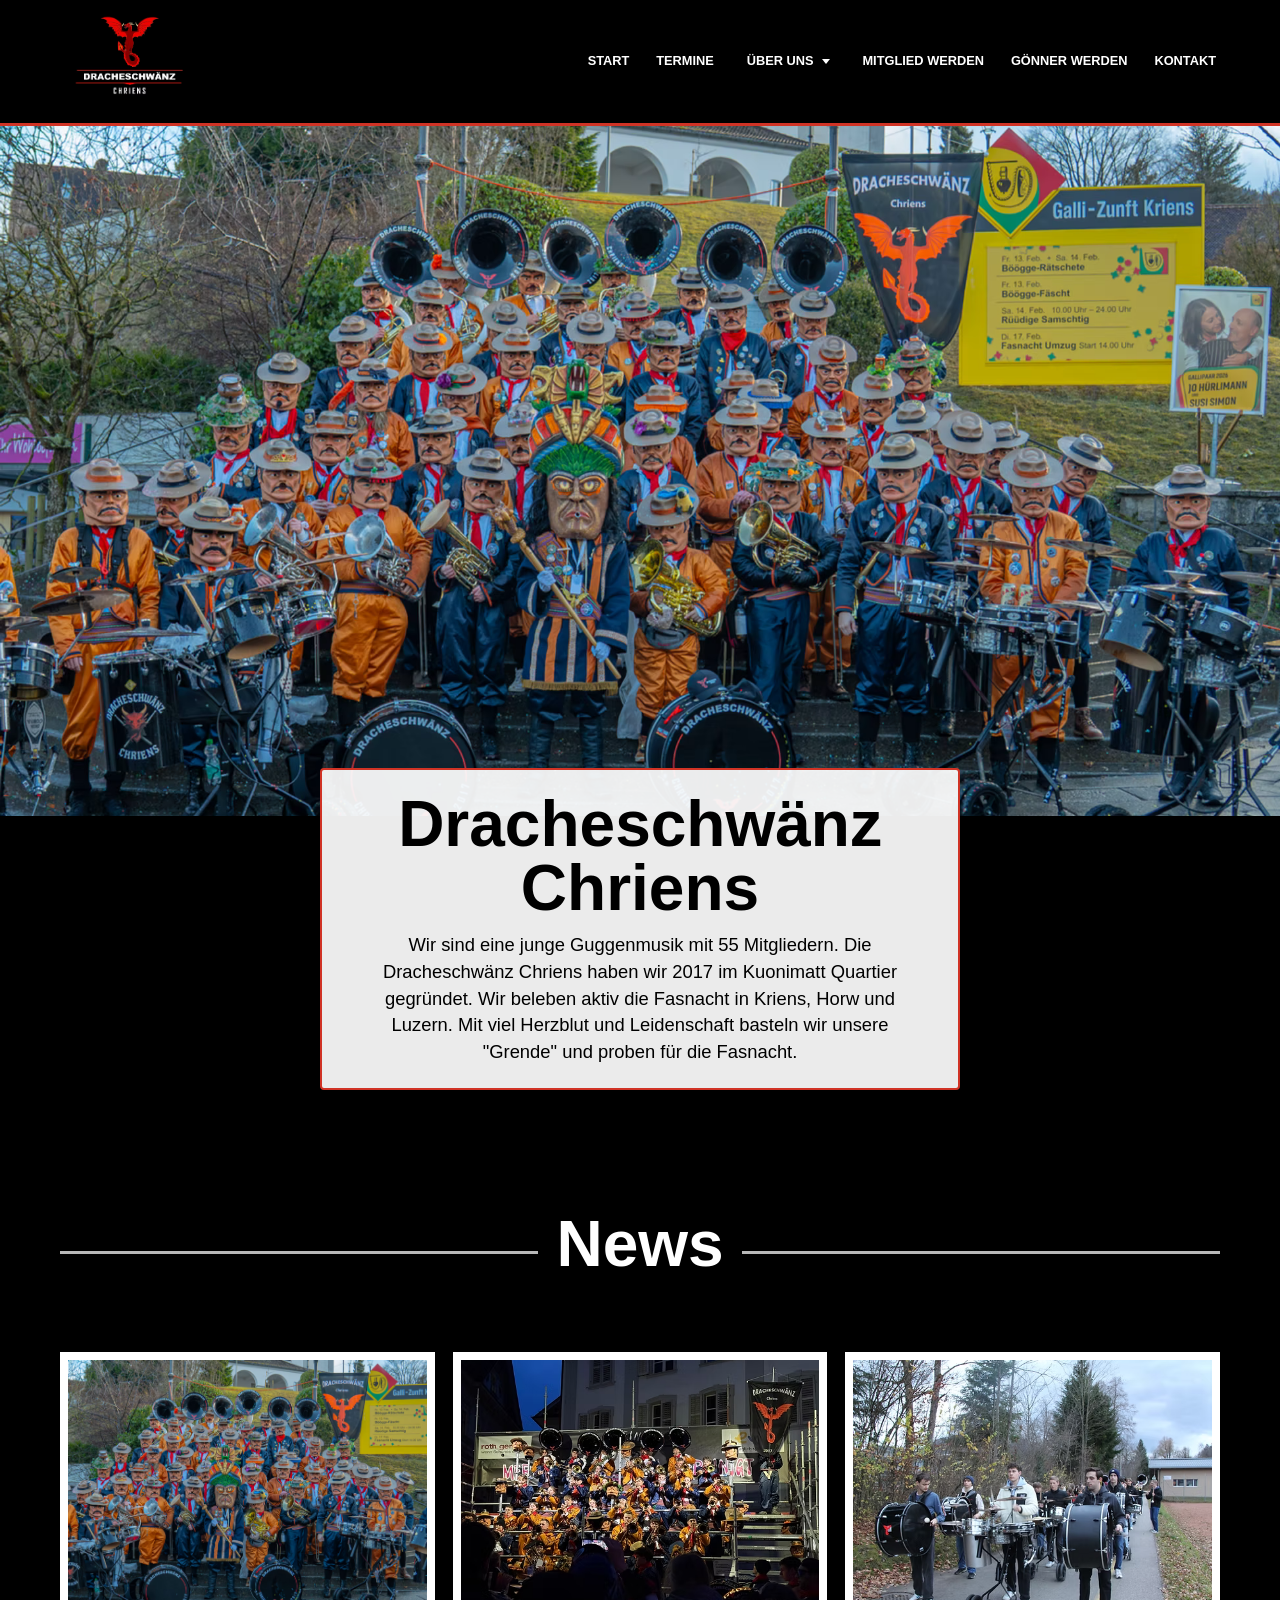
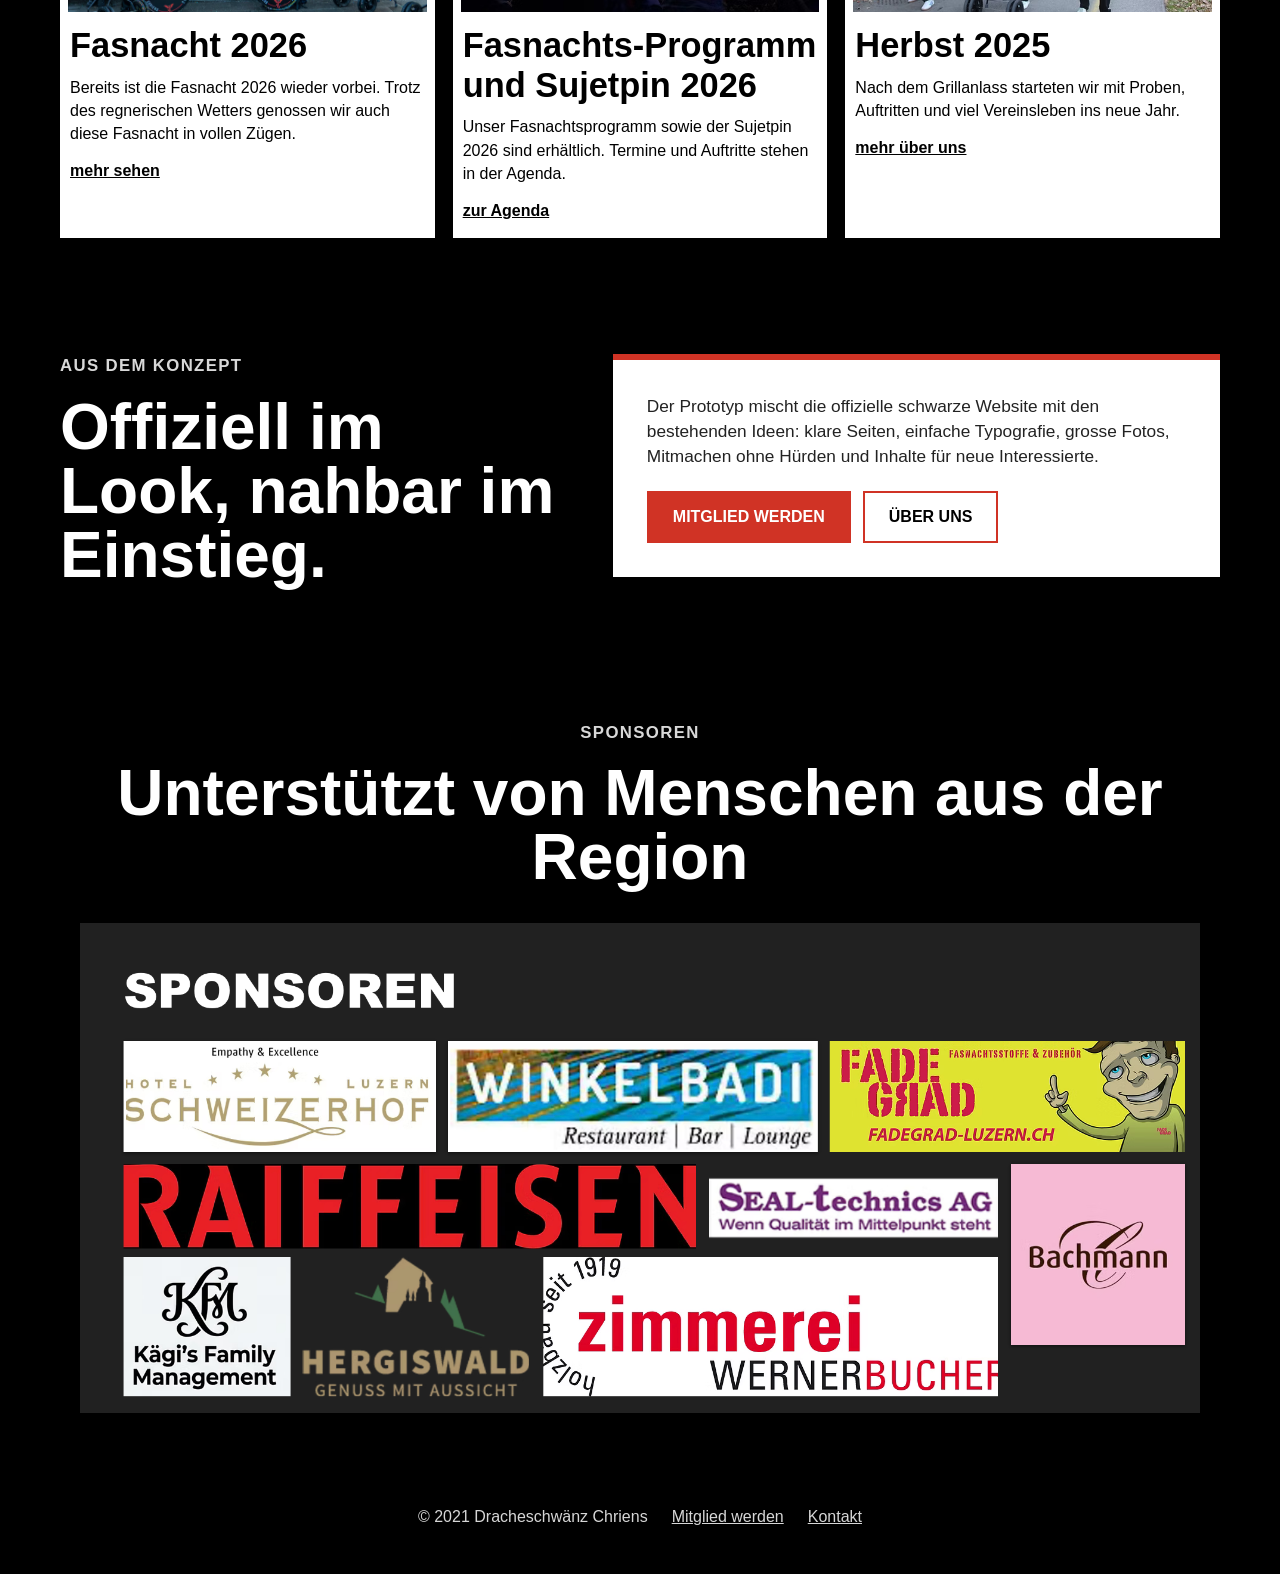
<file: index.html>
<!DOCTYPE html>
<html lang="de">
<head>
  <meta charset="UTF-8">
  <meta name="viewport" content="width=device-width, initial-scale=1.0">
  <title>Dracheschwänz Chriens | Start</title>
  <link rel="stylesheet" href="style.css">
  <script src="app.js" defer></script>
</head>
<body data-page="start">
<div id="navbar"></div>

  <main>
    <section class="hero hero--home">
      <img src="img/gruppen-foto.png" alt="Dracheschwänz Chriens an der Fasnacht">
    </section>

    <section class="intro-card">
      <h1>Dracheschwänz Chriens</h1>
      <p>
        Wir sind eine junge Guggenmusik mit 55 Mitgliedern. Die Dracheschwänz Chriens haben wir 2017 im Kuonimatt Quartier gegründet.
        Wir beleben aktiv die Fasnacht in Kriens, Horw und Luzern. Mit viel Herzblut und Leidenschaft basteln wir unsere "Grende" und proben für die Fasnacht.
      </p>
    </section>

    <section class="section news-section" aria-labelledby="news-title">
      <div class="section-title">
        <span></span>
        <h2 id="news-title">News</h2>
        <span></span>
      </div>

      <div class="news-grid">
        <article class="news-card">
          <img src="img/gruppen-foto.png" alt="Fasnacht 2026">
          <div class="news-card__body">
            <h3>Fasnacht 2026</h3>
            <p>Bereits ist die Fasnacht 2026 wieder vorbei. Trotz des regnerischen Wetters genossen wir auch diese Fasnacht in vollen Zügen.</p>
            <a href="gallery.html">mehr sehen</a>
          </div>
        </article>
        <article class="news-card">
          <img src="img/auftritt.png" alt="Fasnachts-Programm und Sujetpin 2026">
          <div class="news-card__body">
            <h3>Fasnachts-Programm und Sujetpin 2026</h3>
            <p>Unser Fasnachtsprogramm sowie der Sujetpin 2026 sind erhältlich. Termine und Auftritte stehen in der Agenda.</p>
            <a href="agenda.html">zur Agenda</a>
          </div>
        </article>
        <article class="news-card">
          <img src="img/probe.png" alt="Herbst 2025">
          <div class="news-card__body">
            <h3>Herbst 2025</h3>
            <p>Nach dem Grillanlass starteten wir mit Proben, Auftritten und viel Vereinsleben ins neue Jahr.</p>
            <a href="about.html">mehr über uns</a>
          </div>
        </article>
      </div>
    </section>

    <section class="section split-section">
      <div>
        <p class="overline">Aus dem Konzept</p>
        <h2>Offiziell im Look, nahbar im Einstieg.</h2>
      </div>
      <div class="white-panel">
        <p>
          Der Prototyp mischt die offizielle schwarze Website mit den bestehenden Ideen: klare Seiten, einfache Typografie, grosse Fotos, Mitmachen ohne Hürden und Inhalte für neue Interessierte.
        </p>
        <div class="panel-actions">
          <a class="button" href="join.html">Mitglied werden</a>
          <a class="button button--outline-dark" href="about.html">Über uns</a>
        </div>
      </div>
    </section>

    <section class="section sponsors-section" id="sponsoren">
      <p class="overline">Sponsoren</p>
      <h2>Unterstützt von Menschen aus der Region</h2>
      <img class="sponsor-board" src="img/sponsoren.png" alt="Sponsoren der Dracheschwänz Chriens">
    </section>
  </main>

  <footer class="site-footer">
    <p>&copy; 2021 Dracheschwänz Chriens</p>
    <a href="join.html">Mitglied werden</a>
    <a href="mailto:dracheschwaenz@gmail.com">Kontakt</a>
  </footer>
</body>
</html>
</file>
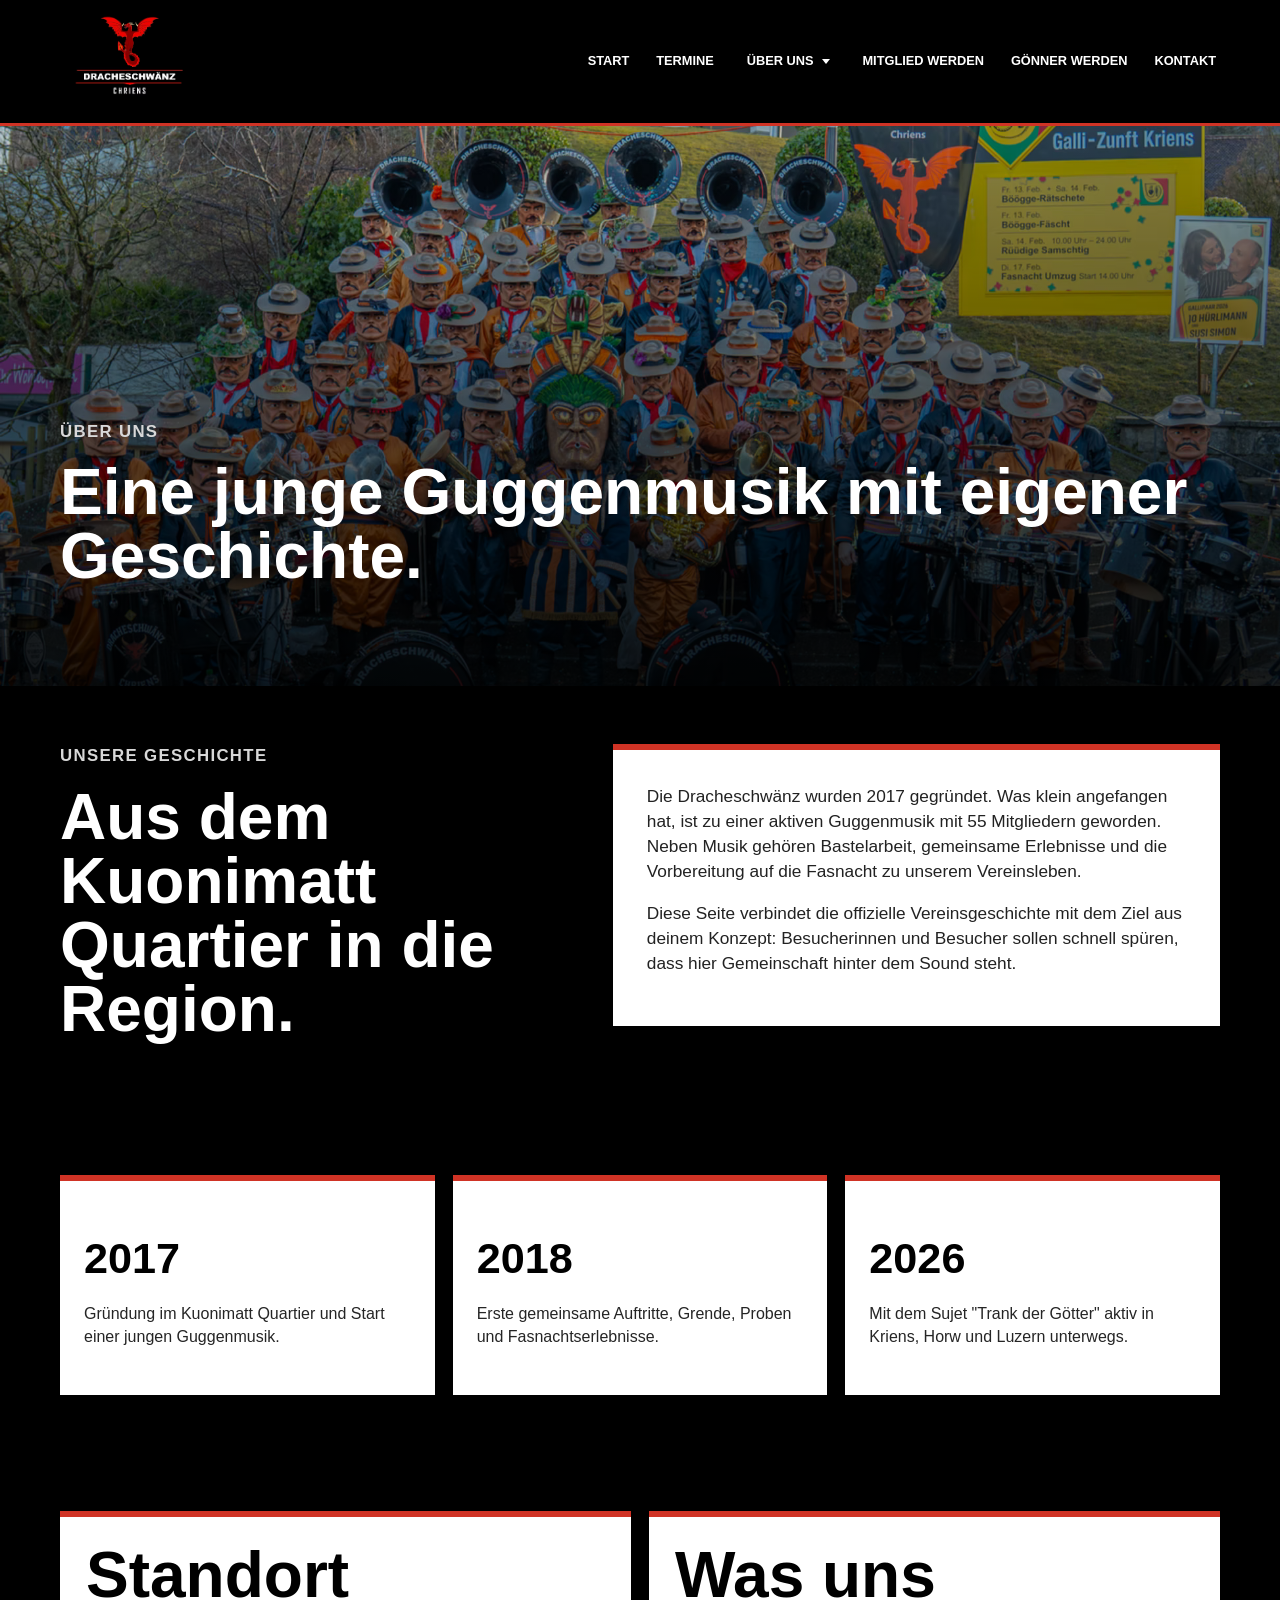
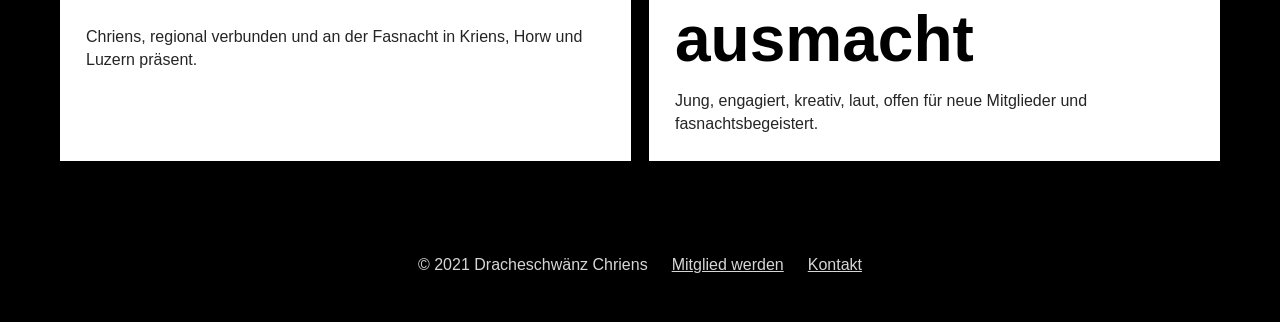
<file: about.html>
<!DOCTYPE html>
<html lang="de">
<head>
  <meta charset="UTF-8">
  <meta name="viewport" content="width=device-width, initial-scale=1.0">
  <title>Über uns | Dracheschwänz</title>
  <link rel="stylesheet" href="style.css">
  <script src="app.js" defer></script>
</head>
<body data-page="about">
<div id="navbar"></div>

  <main>
    <section class="page-hero">
      <img src="img/gruppen-foto.png" alt="Dracheschwänz Gruppenfoto">
      <div>
        <p class="overline">Über uns</p>
        <h1>Eine junge Guggenmusik mit eigener Geschichte.</h1>
      </div>
    </section>

    <section class="section split-section">
      <div>
        <p class="overline">Unsere Geschichte</p>
        <h2>Aus dem Kuonimatt Quartier in die Region.</h2>
      </div>
      <div class="white-panel">
        <p>
          Die Dracheschwänz wurden 2017 gegründet. Was klein angefangen hat, ist zu einer aktiven Guggenmusik mit 55 Mitgliedern geworden.
          Neben Musik gehören Bastelarbeit, gemeinsame Erlebnisse und die Vorbereitung auf die Fasnacht zu unserem Vereinsleben.
        </p>
        <p>
          Diese Seite verbindet die offizielle Vereinsgeschichte mit dem Ziel aus deinem Konzept: Besucherinnen und Besucher sollen schnell spüren, dass hier Gemeinschaft hinter dem Sound steht.
        </p>
      </div>
    </section>

    <section class="section">
      <div class="timeline">
        <article><h3>2017</h3><p>Gründung im Kuonimatt Quartier und Start einer jungen Guggenmusik.</p></article>
        <article><h3>2018</h3><p>Erste gemeinsame Auftritte, Grende, Proben und Fasnachtserlebnisse.</p></article>
        <article><h3>2026</h3><p>Mit dem Sujet "Trank der Götter" aktiv in Kriens, Horw und Luzern unterwegs.</p></article>
      </div>
    </section>

    <section class="section feature-list">
      <article><h2>Standort</h2><p>Chriens, regional verbunden und an der Fasnacht in Kriens, Horw und Luzern präsent.</p></article>
      <article><h2>Was uns ausmacht</h2><p>Jung, engagiert, kreativ, laut, offen für neue Mitglieder und fasnachtsbegeistert.</p></article>
    </section>
  </main>

  <footer class="site-footer"><p>&copy; 2021 Dracheschwänz Chriens</p><a href="join.html">Mitglied werden</a><a href="mailto:dracheschwaenz@gmail.com">Kontakt</a></footer>
</body>
</html>
</file>
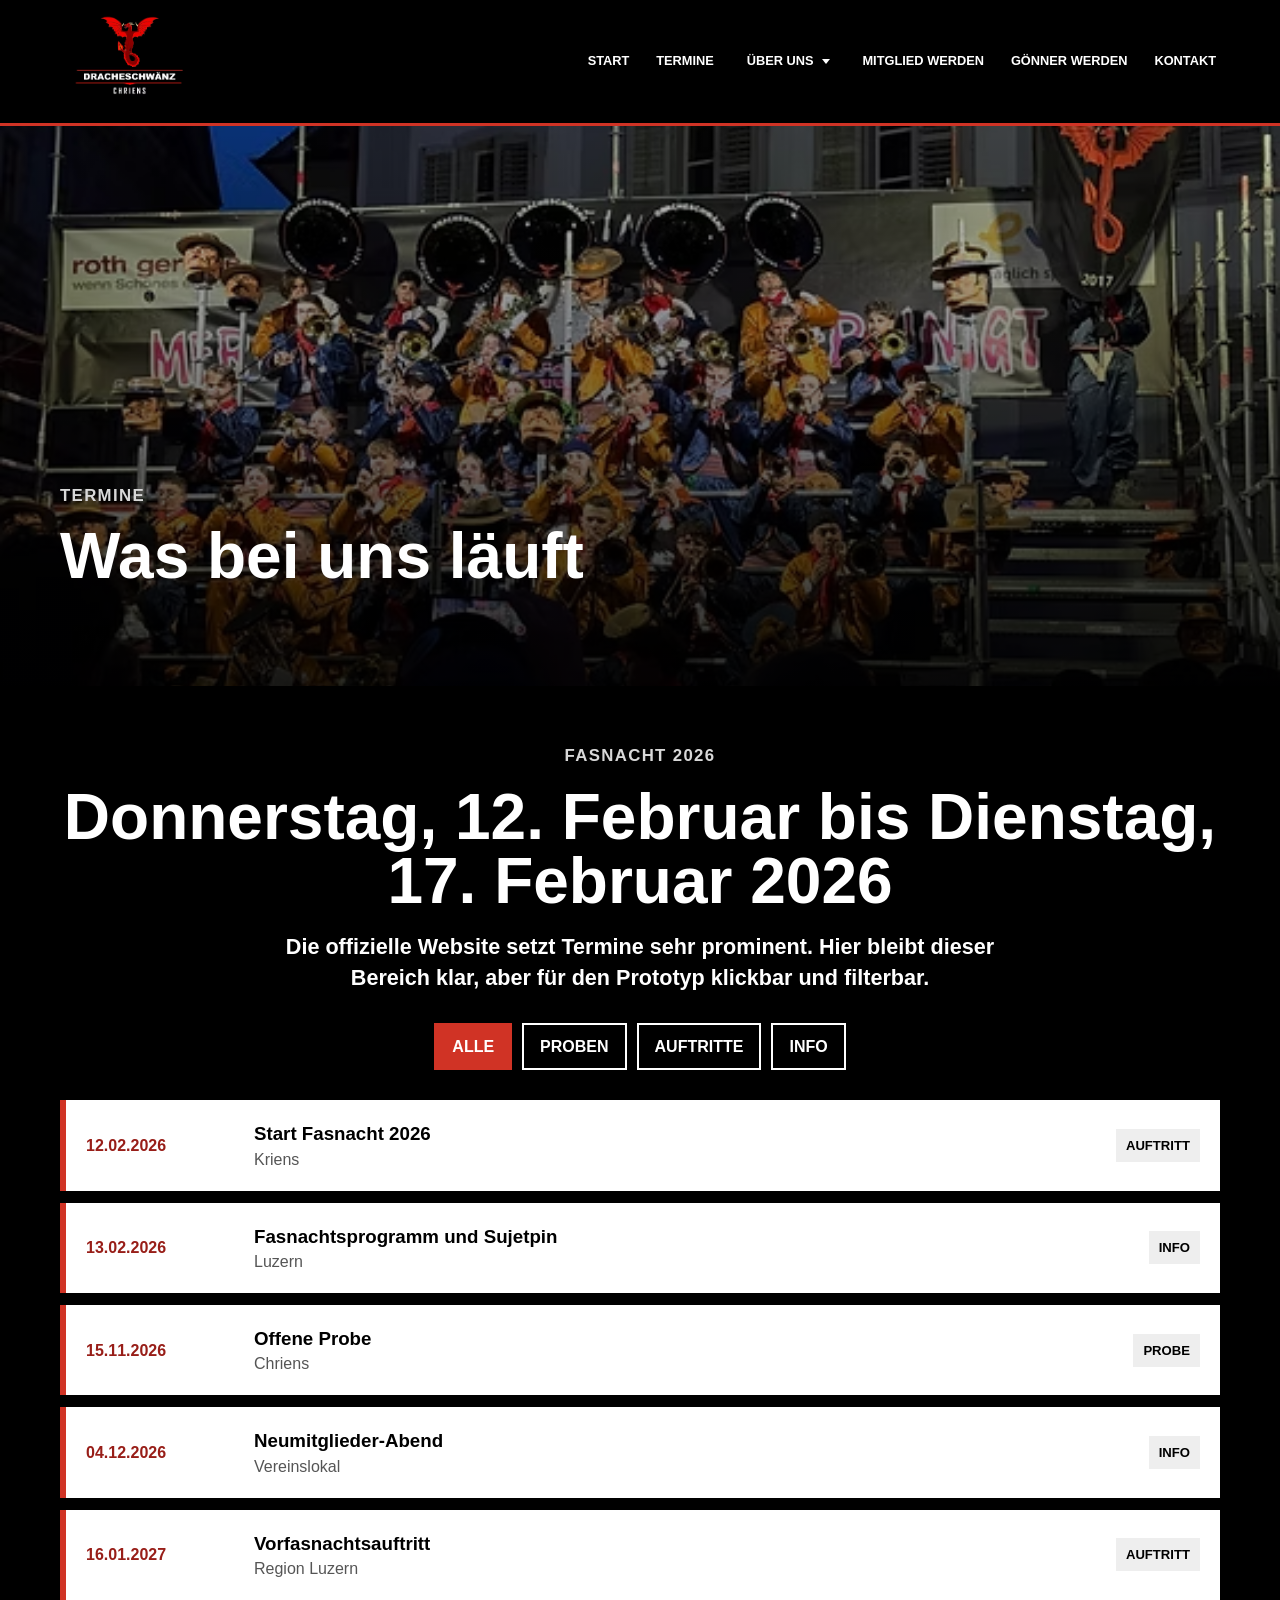
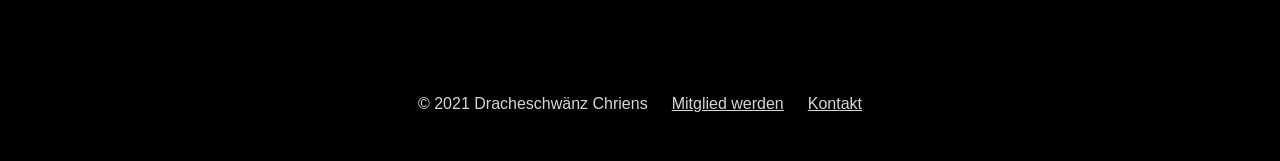
<file: agenda.html>
<!DOCTYPE html>
<html lang="de">
<head>
  <meta charset="UTF-8">
  <meta name="viewport" content="width=device-width, initial-scale=1.0">
  <title>Agenda | Dracheschwänz</title>
  <link rel="stylesheet" href="style.css">
  <script src="app.js" defer></script>
</head>
<body data-page="agenda">
<div id="navbar"></div>

  <main>
    <section class="page-hero">
      <img src="img/auftritt.png" alt="Dracheschwänz Auftritt">
      <div>
        <p class="overline">Termine</p>
        <h1>Was bei uns läuft</h1>
      </div>
    </section>

    <section class="section term-section">
      <p class="overline">Fasnacht 2026</p>
      <h2>Donnerstag, 12. Februar bis Dienstag, 17. Februar 2026</h2>
      <p class="lead">Die offizielle Website setzt Termine sehr prominent. Hier bleibt dieser Bereich klar, aber für den Prototyp klickbar und filterbar.</p>
      <div class="agenda-toolbar" role="group" aria-label="Agenda filtern">
        <button class="filter-button is-active" type="button" data-filter="all">Alle</button>
        <button class="filter-button" type="button" data-filter="probe">Proben</button>
        <button class="filter-button" type="button" data-filter="auftritt">Auftritte</button>
        <button class="filter-button" type="button" data-filter="info">Info</button>
      </div>
      <div class="agenda-list" data-agenda-list></div>
    </section>
  </main>

  <footer class="site-footer"><p>&copy; 2021 Dracheschwänz Chriens</p><a href="join.html">Mitglied werden</a><a href="mailto:dracheschwaenz@gmail.com">Kontakt</a></footer>
</body>
</html>
</file>
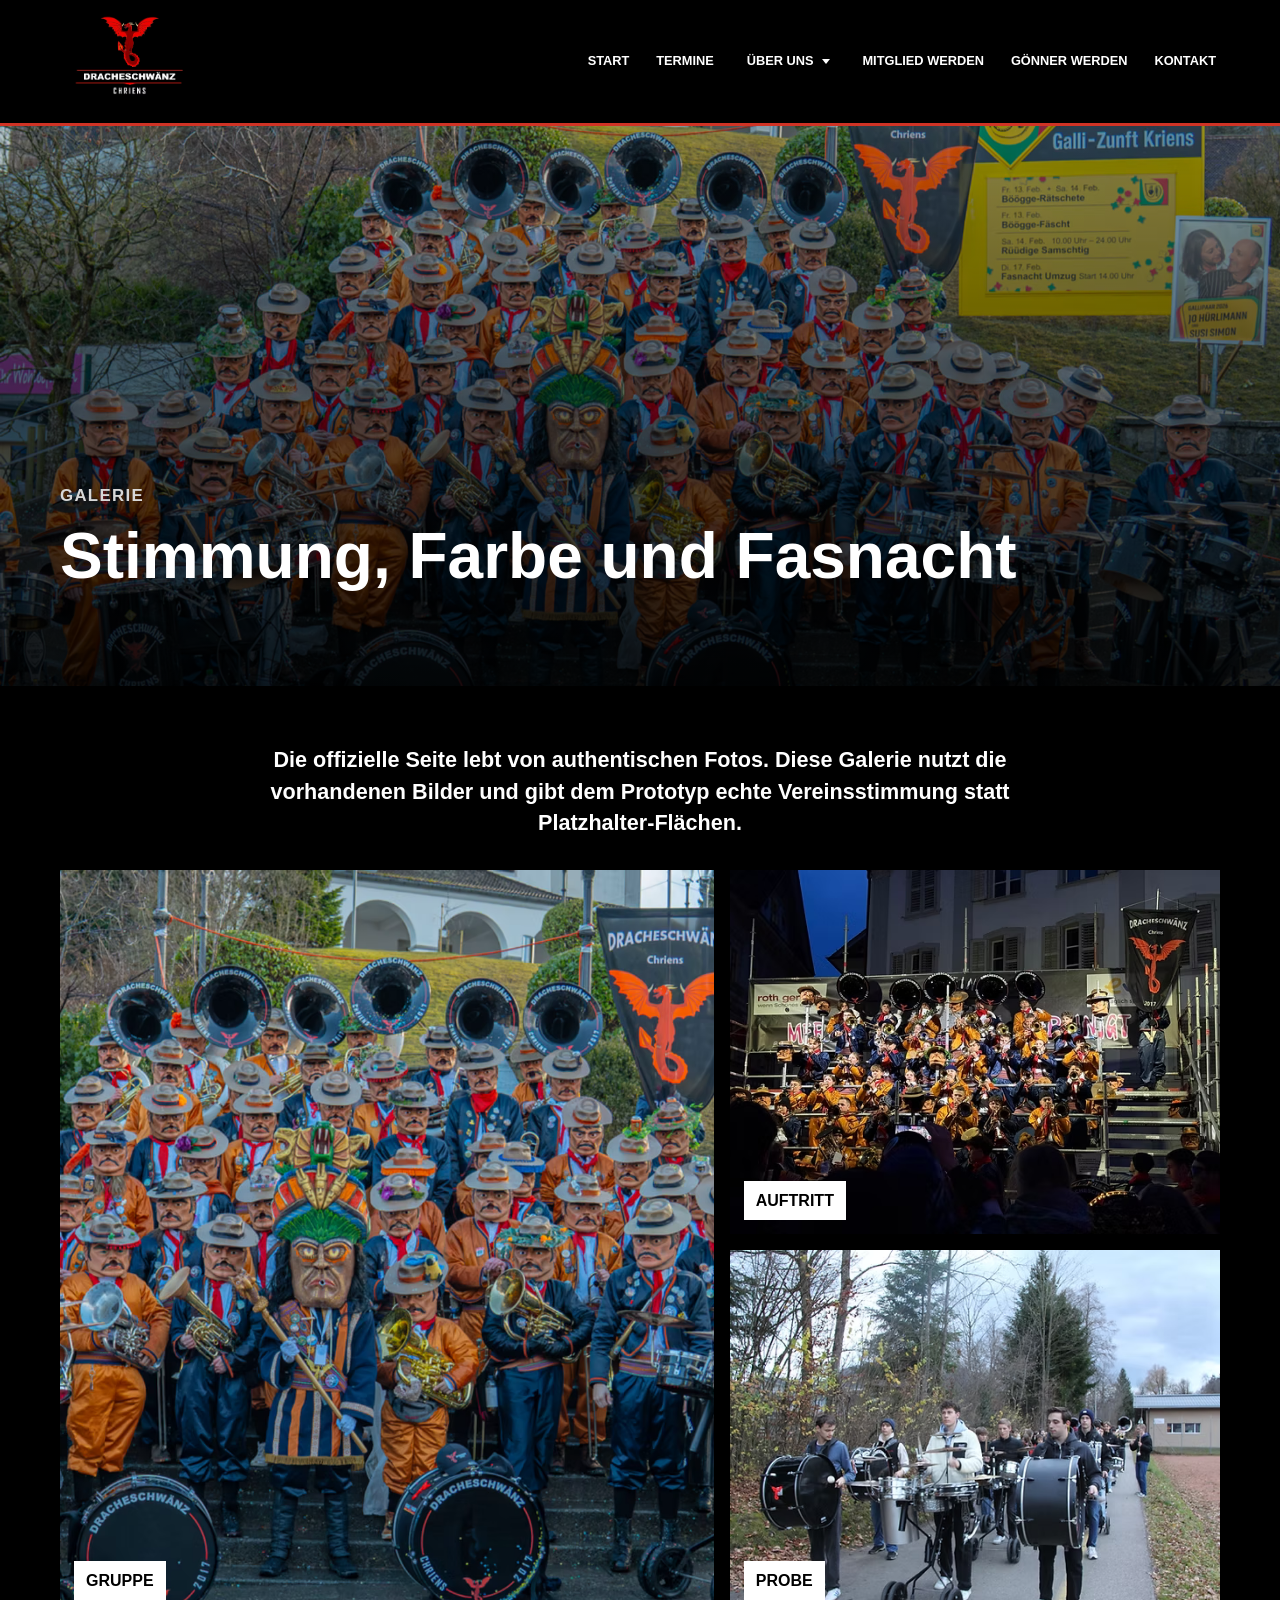
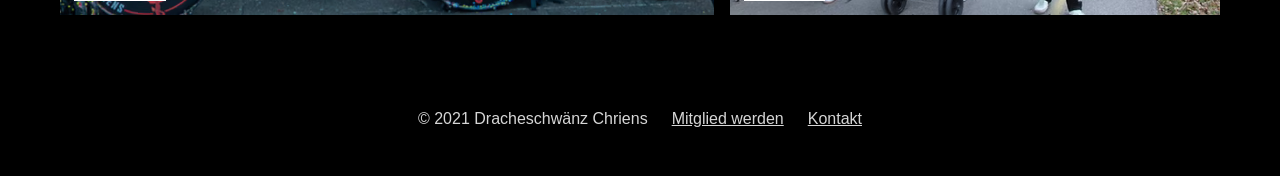
<file: gallery.html>
<!DOCTYPE html>
<html lang="de">
<head>
  <meta charset="UTF-8">
  <meta name="viewport" content="width=device-width, initial-scale=1.0">
  <title>Galerie | Dracheschwänz</title>
  <link rel="stylesheet" href="style.css">
  <script src="app.js" defer></script>
</head>
<body data-page="gallery">
<div id="navbar"></div>

  <main>
    <section class="page-hero">
      <img src="img/gruppen-foto.png" alt="Fasnachtsstimmung der Dracheschwaenz">
      <div>
        <p class="overline">Galerie</p>
        <h1>Stimmung, Farbe und Fasnacht</h1>
      </div>
    </section>

    <section class="section gallery-section">
      <p class="lead">Die offizielle Seite lebt von authentischen Fotos. Diese Galerie nutzt die vorhandenen Bilder und gibt dem Prototyp echte Vereinsstimmung statt Platzhalter-Flächen.</p>
      <div class="gallery-grid">
        <button class="gallery-item gallery-item--large" type="button" data-lightbox="img/gruppen-foto.png" data-caption="Dracheschwänz Chriens">
          <img src="img/gruppen-foto.png" alt="Dracheschwänz Chriens">
          <span>Gruppe</span>
        </button>
        <button class="gallery-item" type="button" data-lightbox="img/auftritt.png" data-caption="Auftritt">
          <img src="img/auftritt.png" alt="Auftritt">
          <span>Auftritt</span>
        </button>
        <button class="gallery-item" type="button" data-lightbox="img/probe.png" data-caption="Probe">
          <img src="img/probe.png" alt="Probe">
          <span>Probe</span>
        </button>
      </div>
    </section>
  </main>

  <div class="lightbox" aria-hidden="true" data-lightbox-modal>
    <button class="lightbox__close" type="button" aria-label="Bild schliessen" data-lightbox-close>x</button>
    <img src="img/gruppen-foto.png" alt="" data-lightbox-image>
    <p data-lightbox-caption></p>
  </div>

  <footer class="site-footer"><p>&copy; 2021 Dracheschwänz Chriens</p><a href="join.html">Mitglied werden</a><a href="mailto:dracheschwaenz@gmail.com">Kontakt</a></footer>
</body>
</html>
</file>
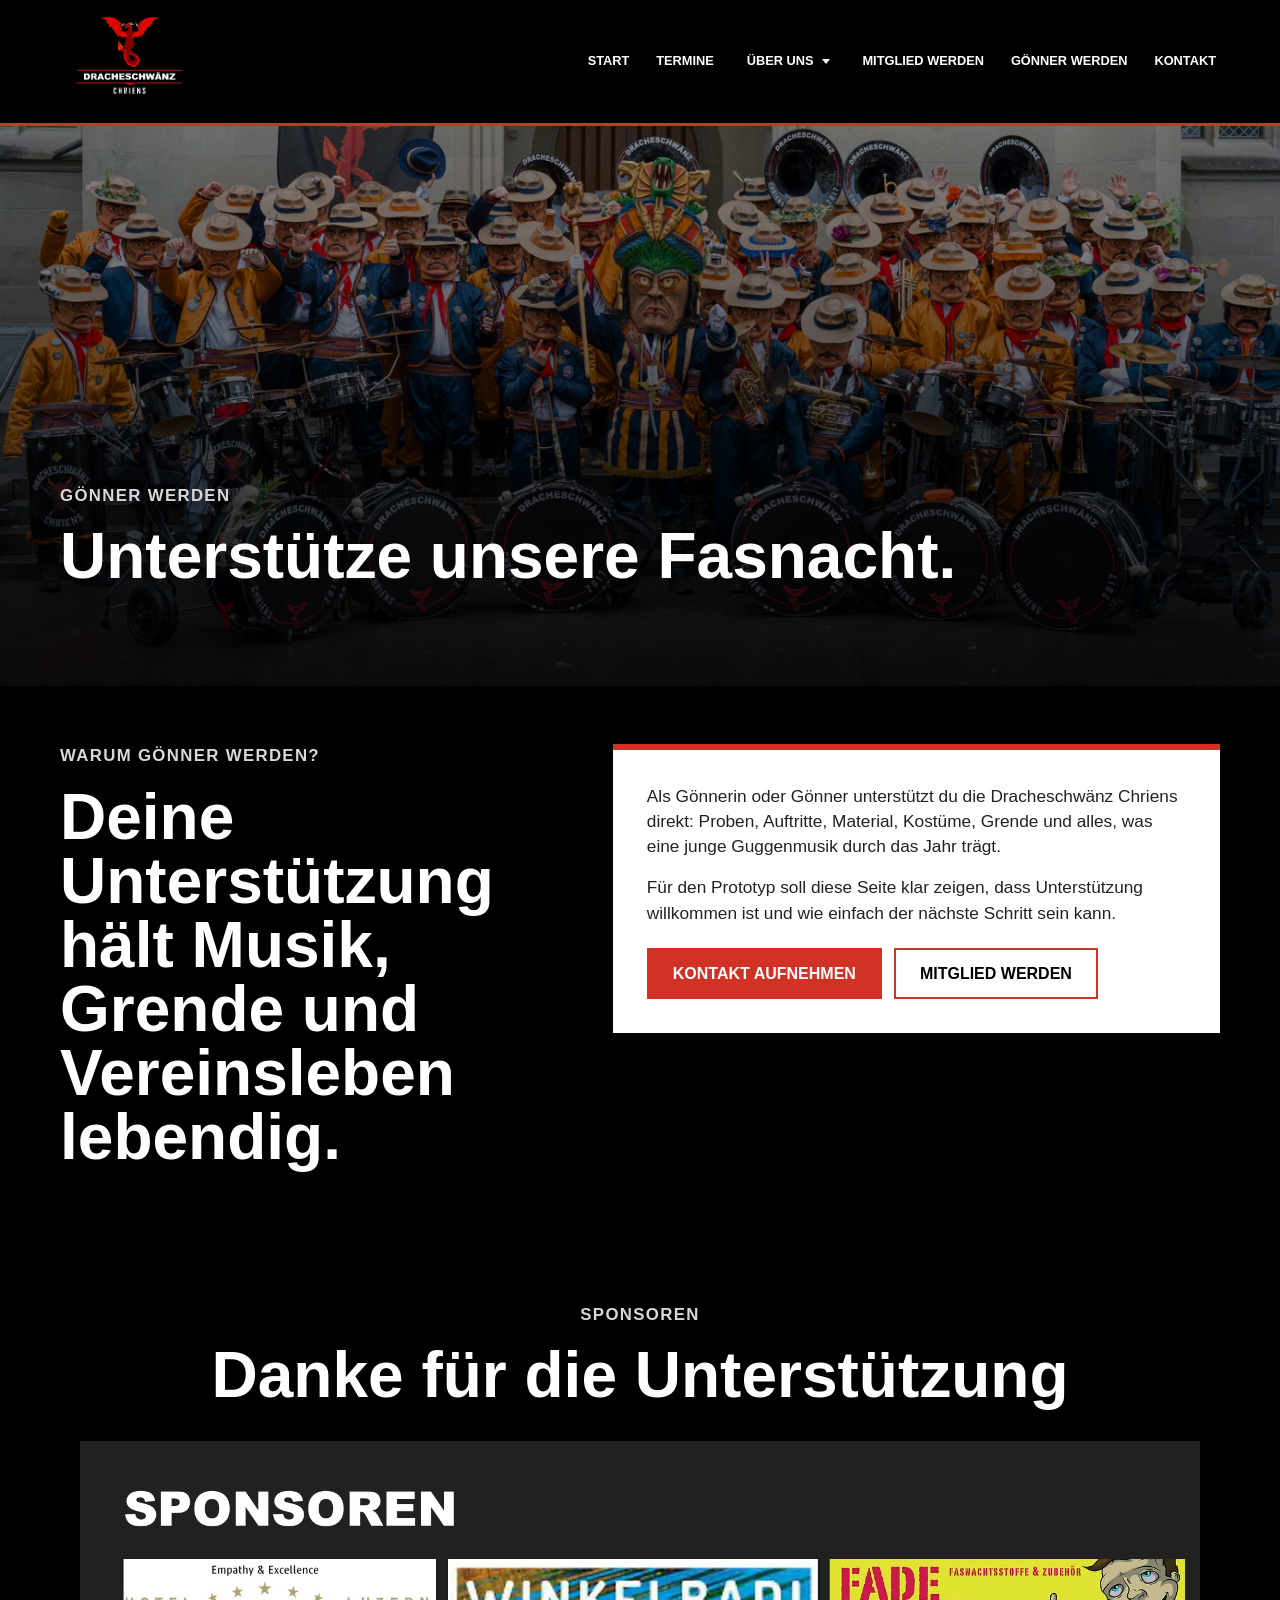
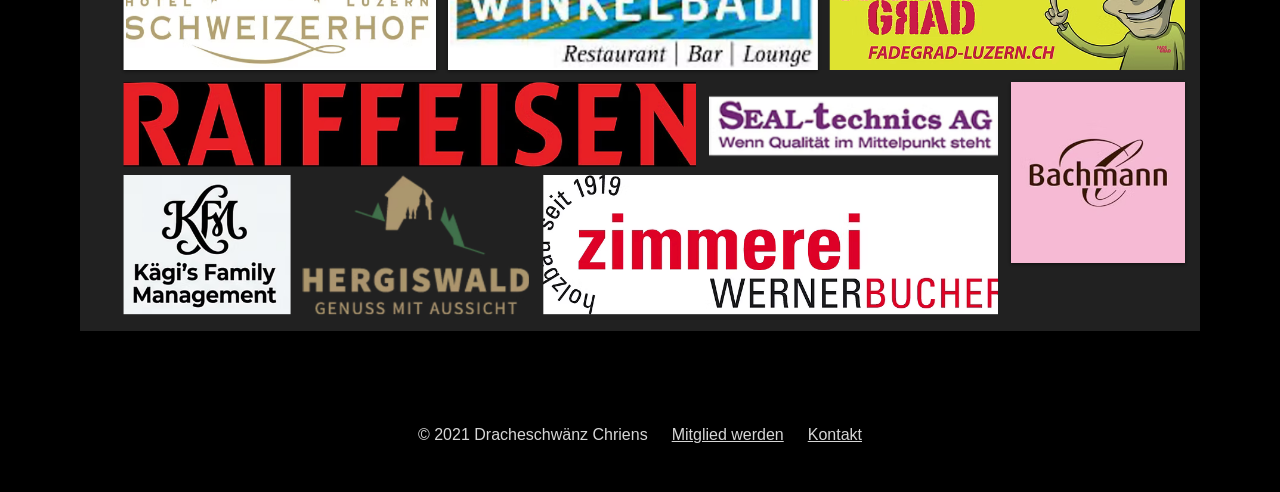
<file: goenner.html>
<!DOCTYPE html>
<html lang="de">
<head>
  <meta charset="UTF-8">
  <meta name="viewport" content="width=device-width, initial-scale=1.0">
  <title>Gönner werden | Dracheschwänz</title>
  <link rel="stylesheet" href="style.css">
  <script src="app.js" defer></script>
</head>
<body data-page="goenner">
<div id="navbar"></div>

  <main>
    <section class="page-hero page-hero--screenshot">
      <img src="img/goenner.avif" alt="Gönner werden bei den Dracheschwänz">
      <div>
        <p class="overline">Gönner werden</p>
        <h1>Unterstütze unsere Fasnacht.</h1>
      </div>
    </section>

    <section class="section split-section">
      <div>
        <p class="overline">Warum Gönner werden?</p>
        <h2>Deine Unterstützung hält Musik, Grende und Vereinsleben lebendig.</h2>
      </div>
      <div class="white-panel">
        <p>
          Als Gönnerin oder Gönner unterstützt du die Dracheschwänz Chriens direkt: Proben, Auftritte, Material, Kostüme, Grende und alles, was eine junge Guggenmusik durch das Jahr trägt.
        </p>
        <p>
          Für den Prototyp soll diese Seite klar zeigen, dass Unterstützung willkommen ist und wie einfach der nächste Schritt sein kann.
        </p>
        <div class="panel-actions">
          <a class="button" href="mailto:dracheschwaenz@gmail.com">Kontakt aufnehmen</a>
          <a class="button button--outline-dark" href="join.html">Mitglied werden</a>
        </div>
      </div>
    </section>

    <section class="section sponsors-section">
      <p class="overline">Sponsoren</p>
      <h2>Danke für die Unterstützung</h2>
      <img class="sponsor-board" src="img/sponsoren.png" alt="Sponsoren der Dracheschwänz Chriens">
    </section>
  </main>

  <footer class="site-footer"><p>&copy; 2021 Dracheschwänz Chriens</p><a href="join.html">Mitglied werden</a><a href="mailto:dracheschwaenz@gmail.com">Kontakt</a></footer>
</body>
</html>
</file>
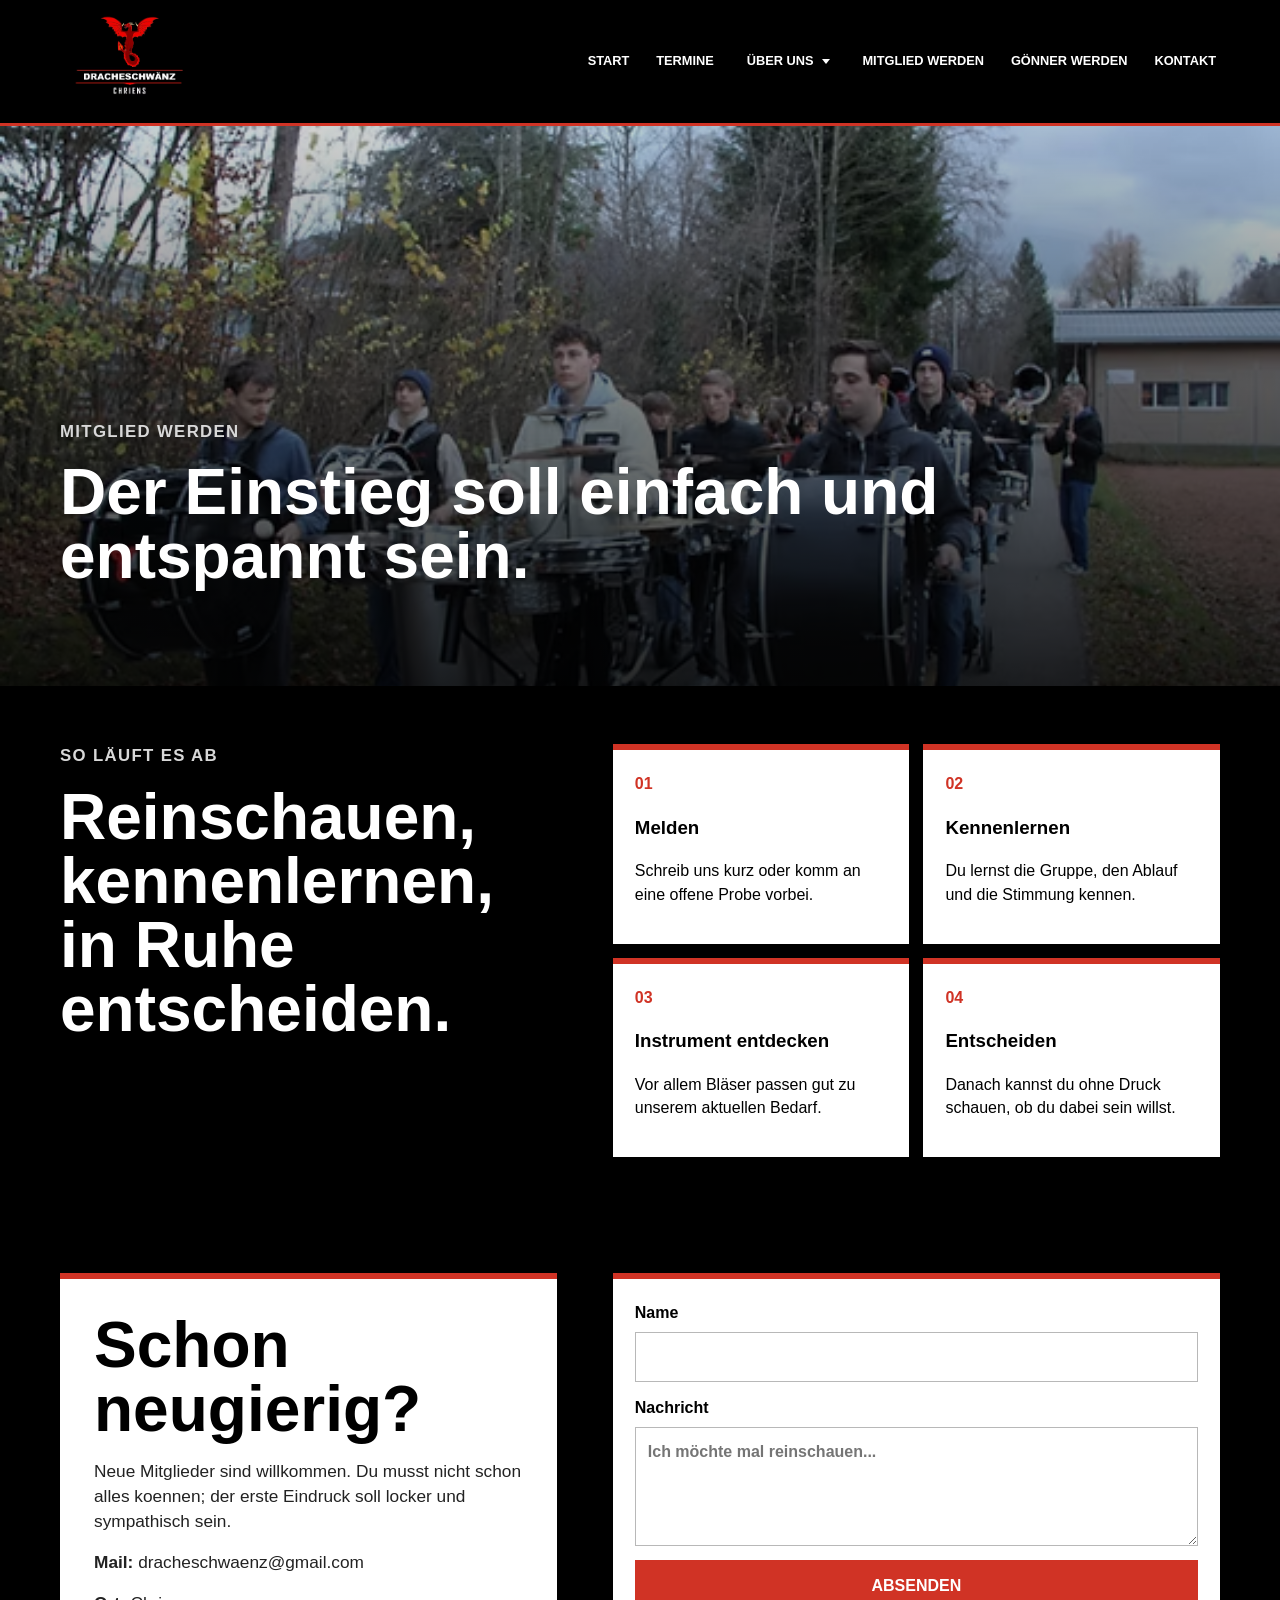
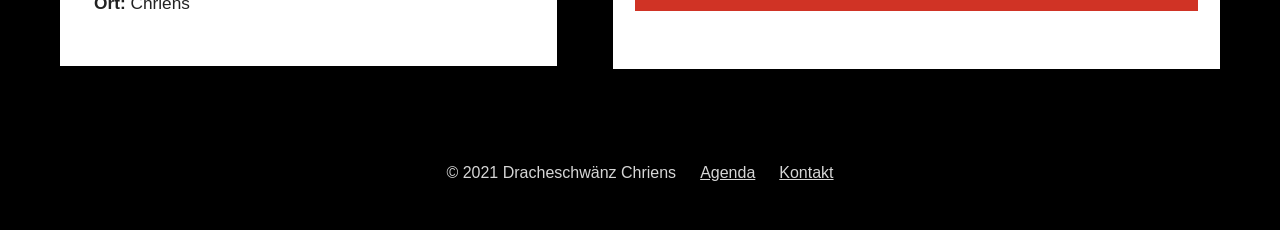
<file: join.html>
<!DOCTYPE html>
<html lang="de">
<head>
  <meta charset="UTF-8">
  <meta name="viewport" content="width=device-width, initial-scale=1.0">
  <title>Mitglied werden | Dracheschwänz</title>
  <link rel="stylesheet" href="style.css">
  <script src="app.js" defer></script>
</head>
<body data-page="join">
<div id="navbar"></div>

  <main>
    <section class="page-hero">
      <img src="img/probe.png" alt="Probe der Dracheschwänz">
      <div>
        <p class="overline">Mitglied werden</p>
        <h1>Der Einstieg soll einfach und entspannt sein.</h1>
      </div>
    </section>

    <section class="section split-section">
      <div>
        <p class="overline">So läuft es ab</p>
        <h2>Reinschauen, kennenlernen, in Ruhe entscheiden.</h2>
      </div>
      <div class="steps">
        <article><span>01</span><h3>Melden</h3><p>Schreib uns kurz oder komm an eine offene Probe vorbei.</p></article>
        <article><span>02</span><h3>Kennenlernen</h3><p>Du lernst die Gruppe, den Ablauf und die Stimmung kennen.</p></article>
        <article><span>03</span><h3>Instrument entdecken</h3><p>Vor allem Bläser passen gut zu unserem aktuellen Bedarf.</p></article>
        <article><span>04</span><h3>Entscheiden</h3><p>Danach kannst du ohne Druck schauen, ob du dabei sein willst.</p></article>
      </div>
    </section>

    <section class="section form-section">
      <div class="white-panel">
        <h2>Schon neugierig?</h2>
        <p>Neue Mitglieder sind willkommen. Du musst nicht schon alles koennen; der erste Eindruck soll locker und sympathisch sein.</p>
        <p><strong>Mail:</strong> dracheschwaenz@gmail.com</p>
        <p><strong>Ort:</strong> Chriens</p>
      </div>
      <form class="contact-form" data-contact-form>
        <label>Name<input type="text" name="name" autocomplete="name" required></label>
        <label>Nachricht<textarea name="message" rows="4" placeholder="Ich möchte mal reinschauen..."></textarea></label>
        <button class="button" type="submit">Absenden</button>
        <p class="form-status" role="status" data-form-status></p>
      </form>
    </section>
  </main>

  <footer class="site-footer"><p>&copy; 2021 Dracheschwänz Chriens</p><a href="agenda.html">Agenda</a><a href="mailto:dracheschwaenz@gmail.com">Kontakt</a></footer>
</body>
</html>
</file>
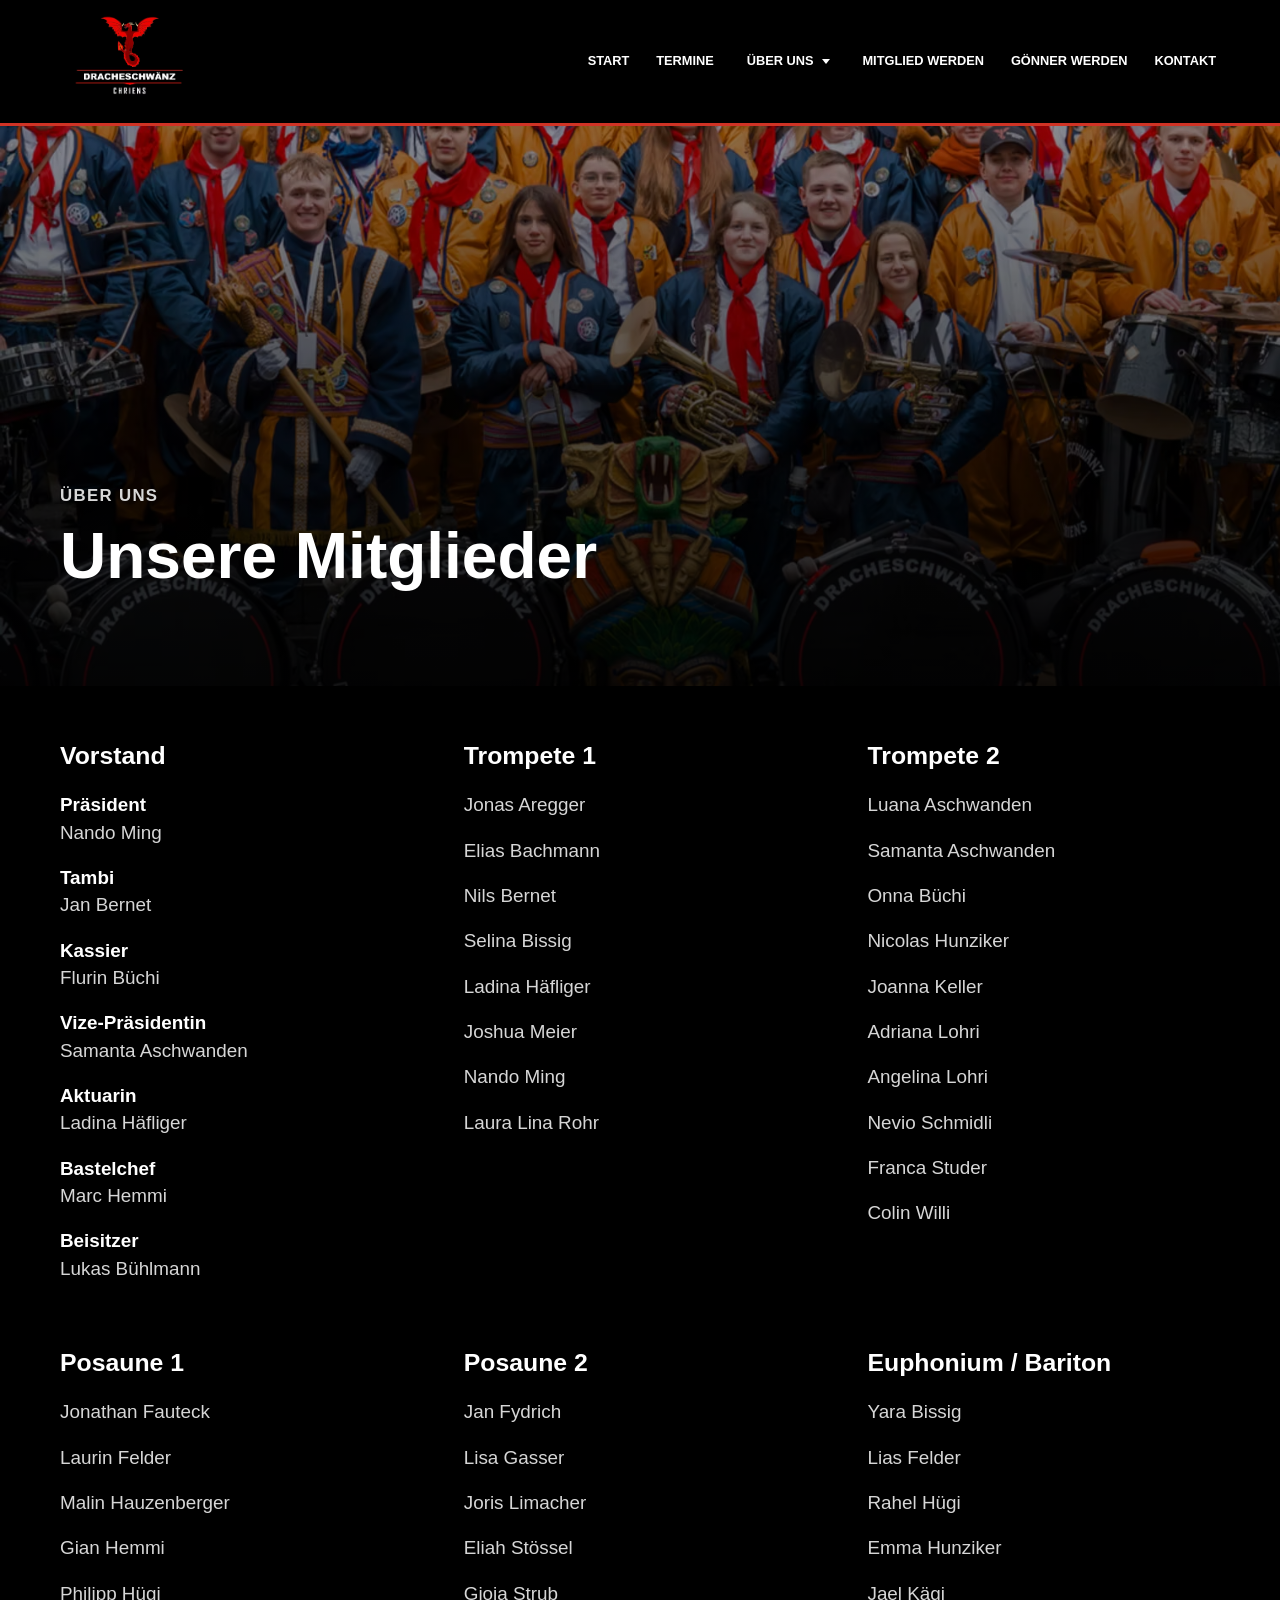
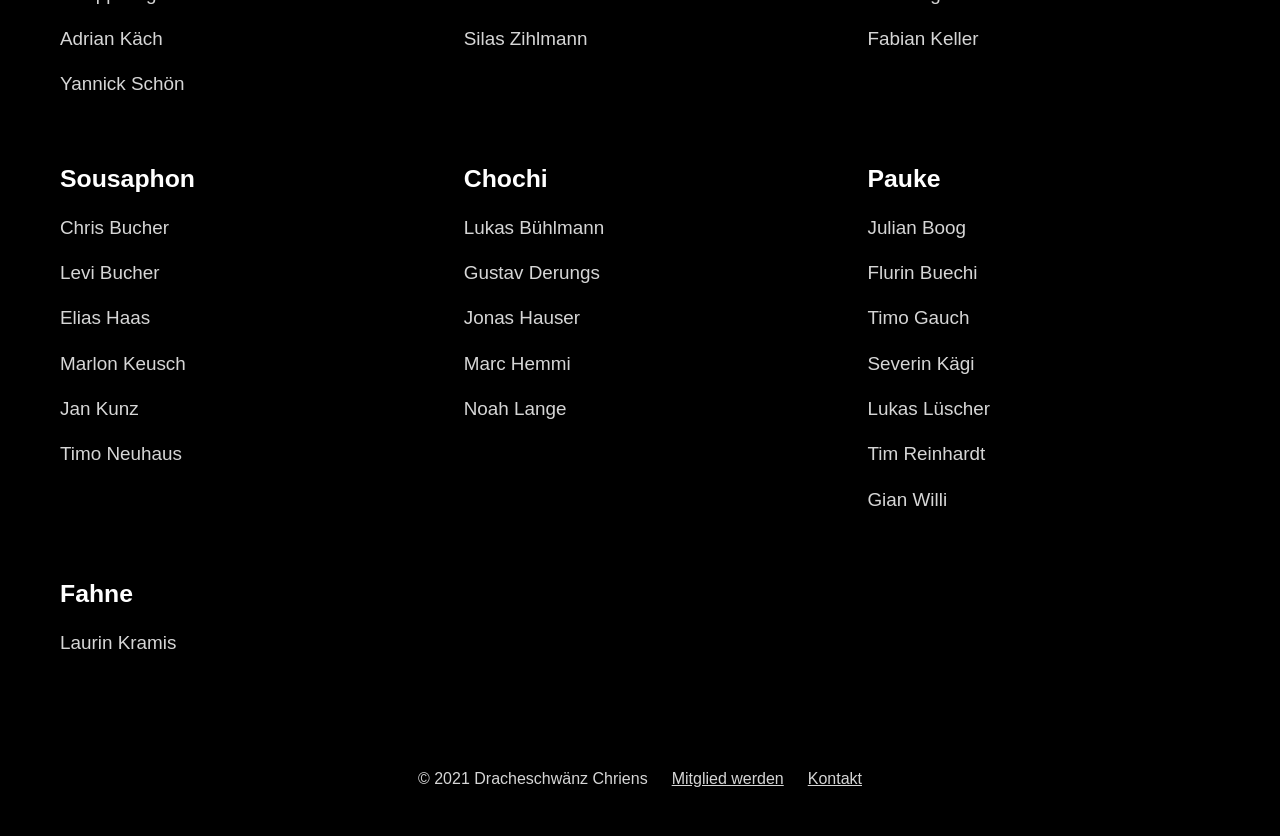
<file: members.html>
<!DOCTYPE html>
<html lang="de">
<head>
  <meta charset="UTF-8">
  <meta name="viewport" content="width=device-width, initial-scale=1.0">
  <title>Mitglieder | Dracheschwänz</title>
  <link rel="stylesheet" href="style.css">
  <script src="app.js" defer></script>
</head>
<body data-page="members">
<div id="navbar"></div>

  <main>
    <section class="page-hero page-hero--screenshot">
      <img src="img/mitglieder.avif" alt="Unsere Mitglieder">
      <div>
        <p class="overline">Über uns</p>
        <h1>Unsere Mitglieder</h1>
      </div>
    </section>

    <section class="section members-section">
      <div class="members-grid">
        <article><h2>Vorstand</h2><p><strong>Präsident</strong><br>Nando Ming</p><p><strong>Tambi</strong><br>Jan Bernet</p><p><strong>Kassier</strong><br>Flurin Büchi</p><p><strong>Vize-Präsidentin</strong><br>Samanta Aschwanden</p><p><strong>Aktuarin</strong><br>Ladina Häfliger</p><p><strong>Bastelchef</strong><br>Marc Hemmi</p><p><strong>Beisitzer</strong><br>Lukas Bühlmann</p></article>
        <article><h2>Trompete 1</h2><p>Jonas Aregger</p><p>Elias Bachmann</p><p>Nils Bernet</p><p>Selina Bissig</p><p>Ladina Häfliger</p><p>Joshua Meier</p><p>Nando Ming</p><p>Laura Lina Rohr</p></article>
        <article><h2>Trompete 2</h2><p>Luana Aschwanden</p><p>Samanta Aschwanden</p><p>Onna Büchi</p><p>Nicolas Hunziker</p><p>Joanna Keller</p><p>Adriana Lohri</p><p>Angelina Lohri</p><p>Nevio Schmidli</p><p>Franca Studer</p><p>Colin Willi</p></article>
        <article><h2>Posaune 1</h2><p>Jonathan Fauteck</p><p>Laurin Felder</p><p>Malin Hauzenberger</p><p>Gian Hemmi</p><p>Philipp Hügi</p><p>Adrian Käch</p><p>Yannick Schön</p></article>
        <article><h2>Posaune 2</h2><p>Jan Fydrich</p><p>Lisa Gasser</p><p>Joris Limacher</p><p>Eliah Stössel</p><p>Gioia Strub</p><p>Silas Zihlmann</p></article>
        <article><h2>Euphonium / Bariton</h2><p>Yara Bissig</p><p>Lias Felder</p><p>Rahel Hügi</p><p>Emma Hunziker</p><p>Jael Kägi</p><p>Fabian Keller</p></article>
        <article><h2>Sousaphon</h2><p>Chris Bucher</p><p>Levi Bucher</p><p>Elias Haas</p><p>Marlon Keusch</p><p>Jan Kunz</p><p>Timo Neuhaus</p></article>
        <article><h2>Chochi</h2><p>Lukas Bühlmann</p><p>Gustav Derungs</p><p>Jonas Hauser</p><p>Marc Hemmi</p><p>Noah Lange</p></article>
        <article><h2>Pauke</h2><p>Julian Boog</p><p>Flurin Buechi</p><p>Timo Gauch</p><p>Severin Kägi</p><p>Lukas Lüscher</p><p>Tim Reinhardt</p><p>Gian Willi</p></article>
        <article><h2>Fahne</h2><p>Laurin Kramis</p></article>
      </div>
    </section>
  </main>

  <footer class="site-footer"><p>&copy; 2021 Dracheschwänz Chriens</p><a href="join.html">Mitglied werden</a><a href="mailto:dracheschwaenz@gmail.com">Kontakt</a></footer>
</body>
</html>
</file>
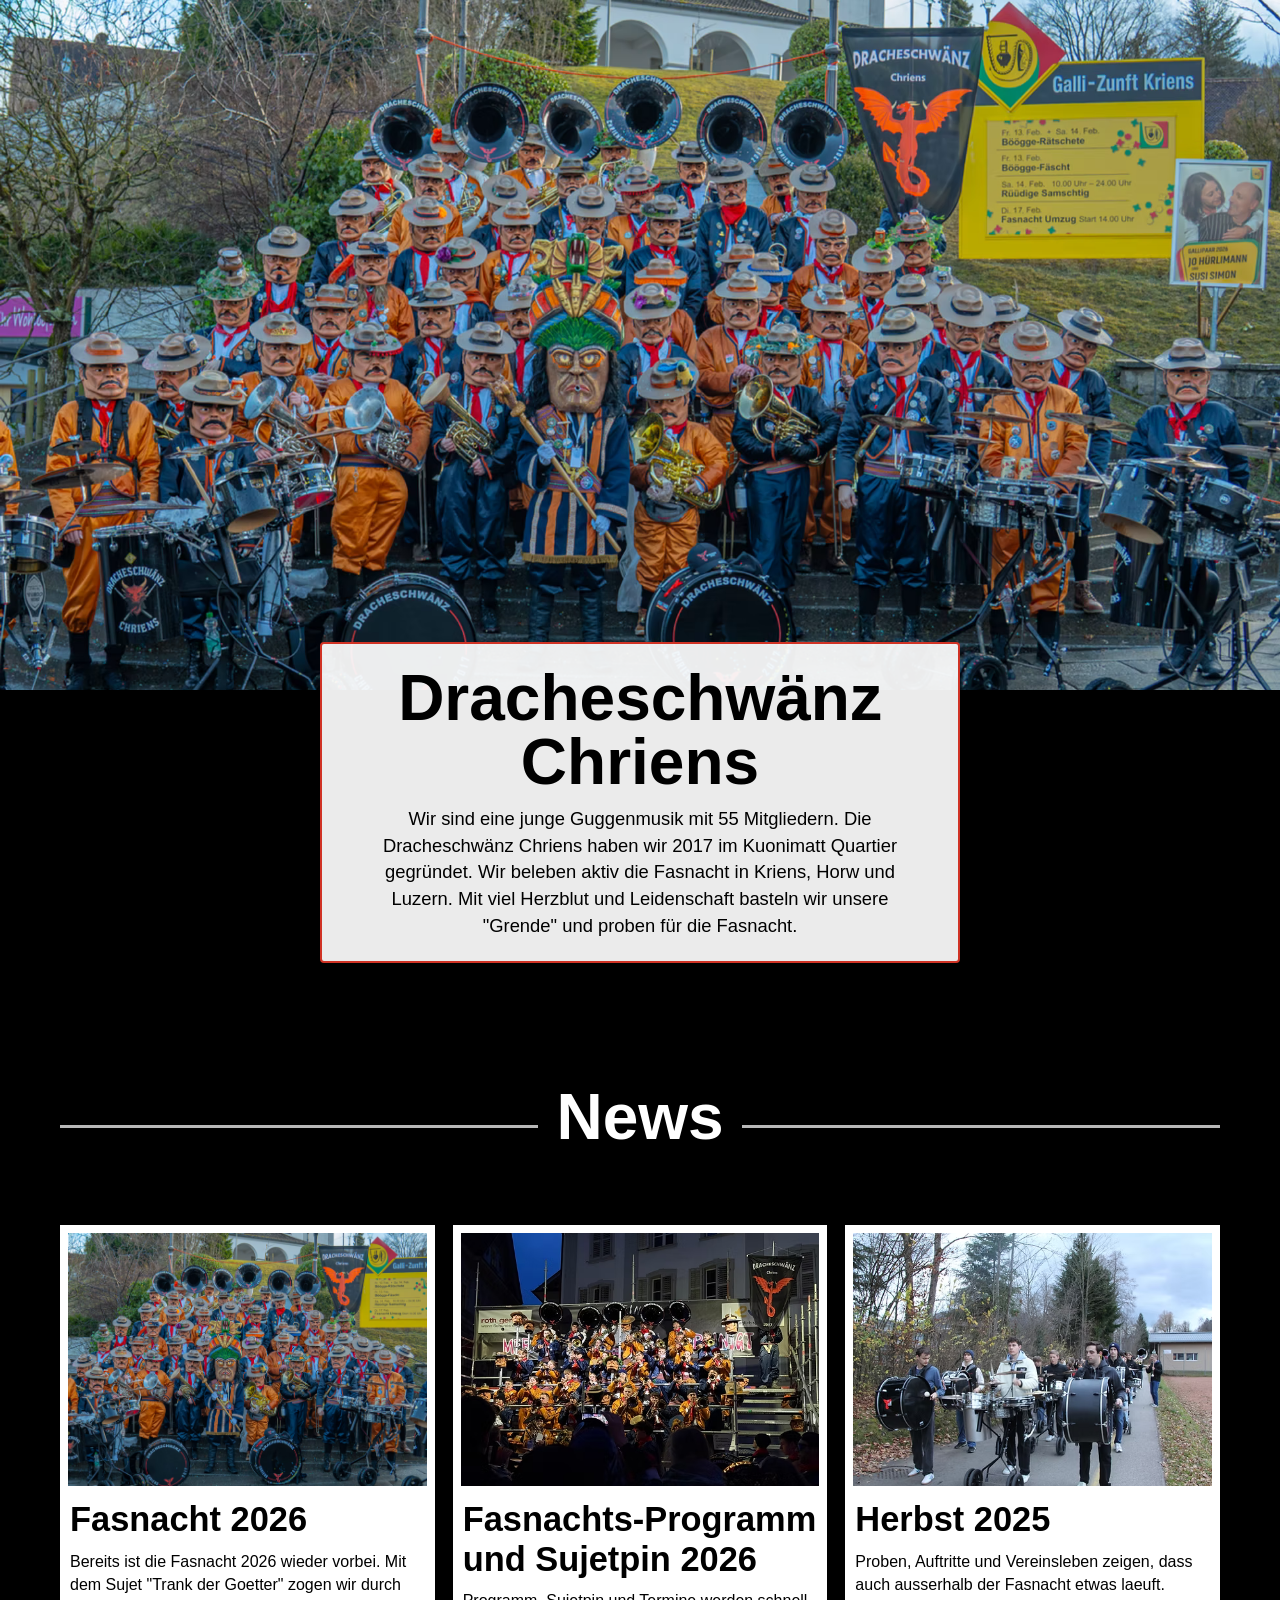
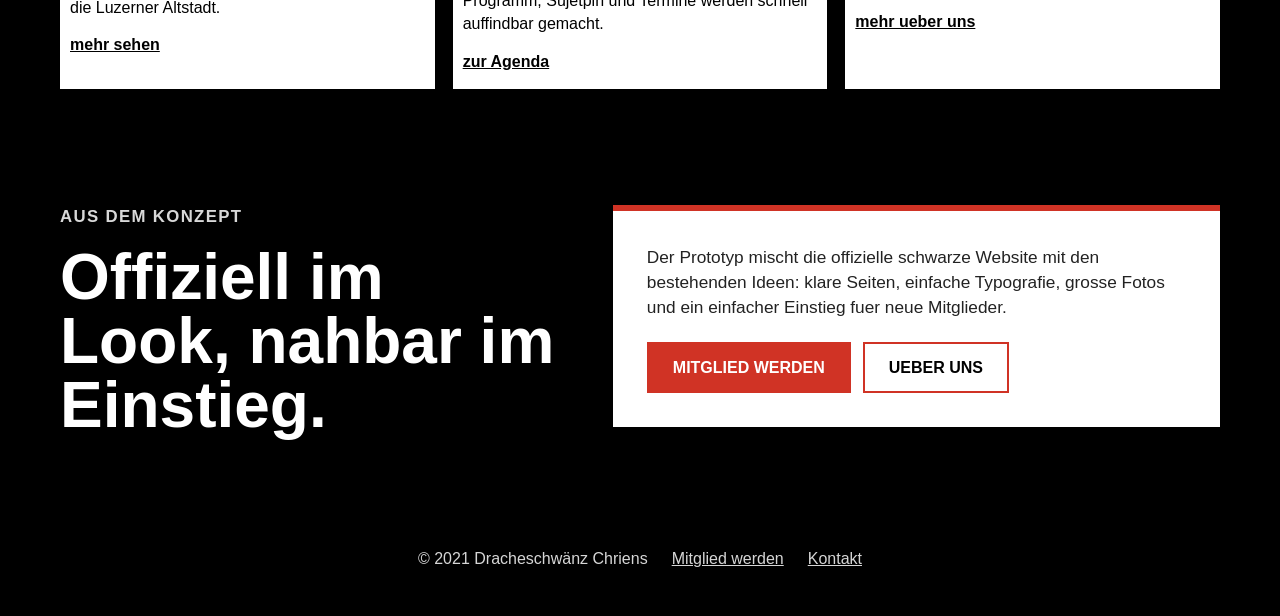
<file: prototype.html>
<!DOCTYPE html>
<html lang="de">
<head>
  <meta charset="UTF-8">
  <meta name="viewport" content="width=device-width, initial-scale=1.0">
  <title>Dracheschw&auml;nz Chriens | Prototyp</title>
  <link rel="stylesheet" href="style.css">
  <script src="app.js" defer></script>
</head>
<body data-page="start">

  <main>
    <section class="hero hero--home">
      <img src="img/gruppen-foto.png" alt="Dracheschwaenz Chriens an der Fasnacht">
    </section>
    <section class="intro-card">
      <h1>Dracheschw&auml;nz Chriens</h1>
      <p>
        Wir sind eine junge Guggenmusik mit 55 Mitgliedern. Die Dracheschw&auml;nz Chriens haben wir 2017 im Kuonimatt Quartier gegr&uuml;ndet.
        Wir beleben aktiv die Fasnacht in Kriens, Horw und Luzern. Mit viel Herzblut und Leidenschaft basteln wir unsere "Grende" und proben f&uuml;r die Fasnacht.
      </p>
    </section>
    <section class="section news-section" aria-labelledby="news-title">
      <div class="section-title"><span></span><h2 id="news-title">News</h2><span></span></div>
      <div class="news-grid">
        <article class="news-card"><img src="img/gruppen-foto.png" alt="Fasnacht 2026"><div class="news-card__body"><h3>Fasnacht 2026</h3><p>Bereits ist die Fasnacht 2026 wieder vorbei. Mit dem Sujet "Trank der Goetter" zogen wir durch die Luzerner Altstadt.</p><a href="gallery.html">mehr sehen</a></div></article>
        <article class="news-card"><img src="img/auftritt.png" alt="Fasnachts-Programm"><div class="news-card__body"><h3>Fasnachts-Programm und Sujetpin 2026</h3><p>Programm, Sujetpin und Termine werden schnell auffindbar gemacht.</p><a href="agenda.html">zur Agenda</a></div></article>
        <article class="news-card"><img src="img/probe.png" alt="Herbst 2025"><div class="news-card__body"><h3>Herbst 2025</h3><p>Proben, Auftritte und Vereinsleben zeigen, dass auch ausserhalb der Fasnacht etwas laeuft.</p><a href="about.html">mehr ueber uns</a></div></article>
      </div>
    </section>
    <section class="section split-section">
      <div><p class="overline">Aus dem Konzept</p><h2>Offiziell im Look, nahbar im Einstieg.</h2></div>
      <div class="white-panel"><p>Der Prototyp mischt die offizielle schwarze Website mit den bestehenden Ideen: klare Seiten, einfache Typografie, grosse Fotos und ein einfacher Einstieg fuer neue Mitglieder.</p><div class="panel-actions"><a class="button" href="join.html">Mitglied werden</a><a class="button button--outline-dark" href="about.html">Ueber uns</a></div></div>
    </section>
  </main>

  <footer class="site-footer">
    <p>&copy; 2021 Dracheschwänz Chriens</p>
    <a href="join.html">Mitglied werden</a>
    <a href="mailto:dracheschwaenz@gmail.com">Kontakt</a>
  </footer>
</body>
</html>
</file>
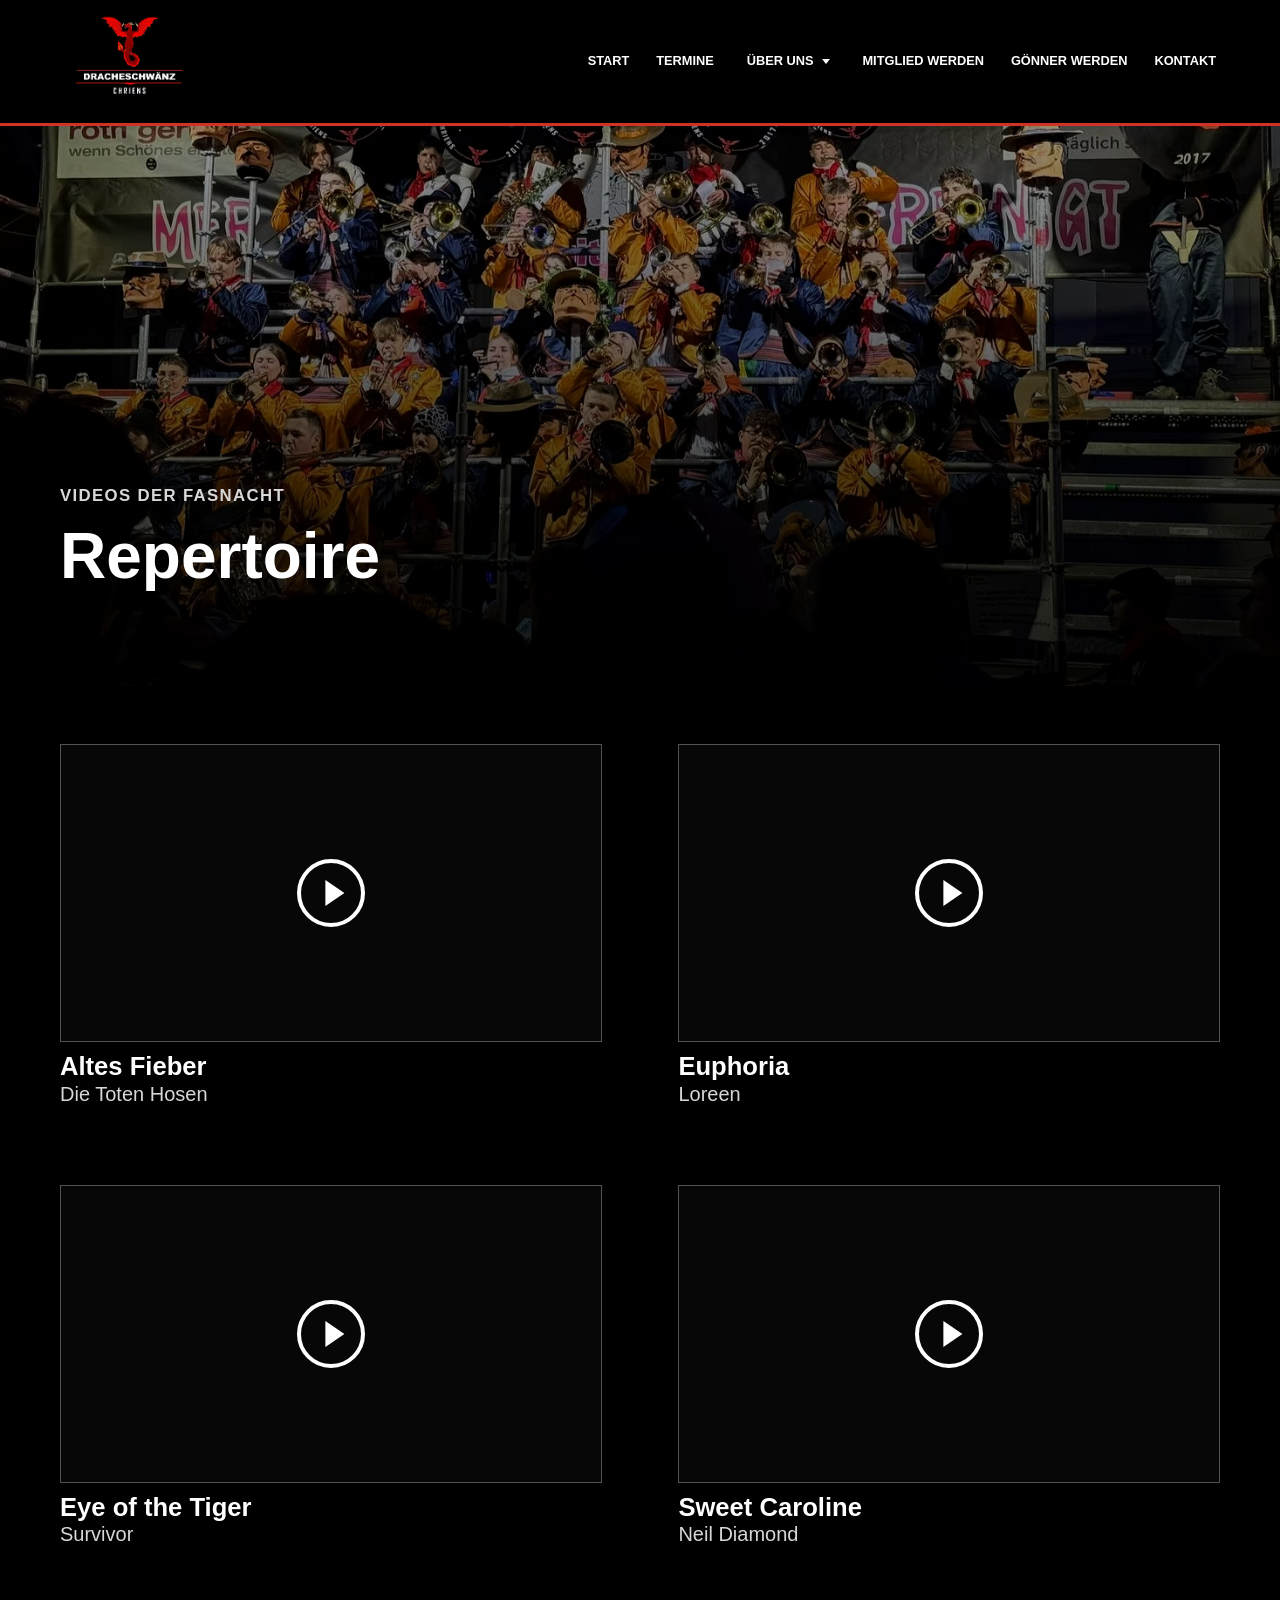
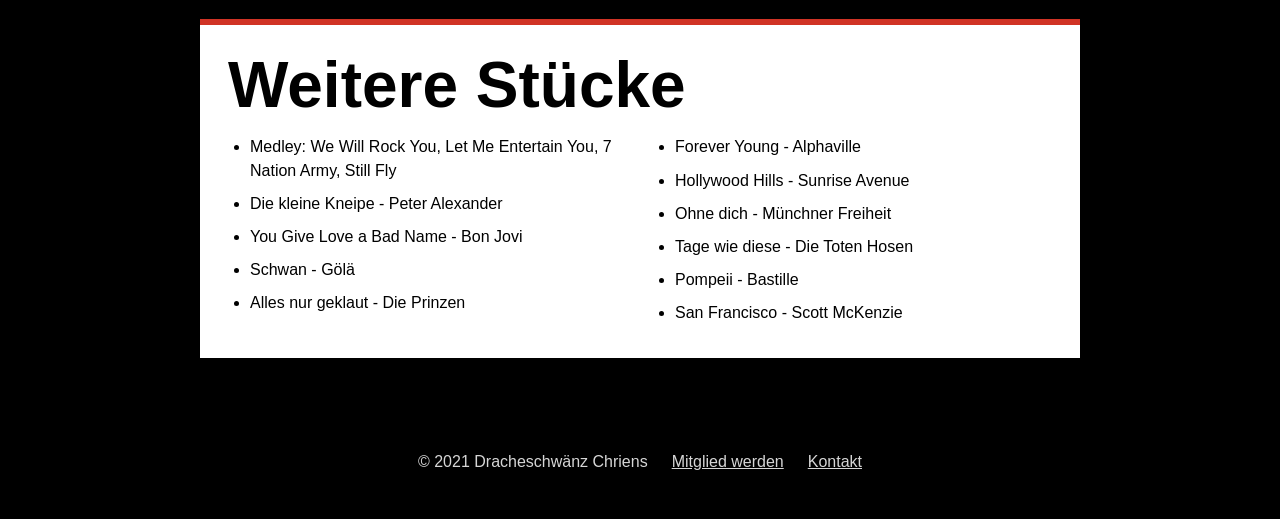
<file: videos.html>
<!DOCTYPE html>
<html lang="de">
<head>
  <meta charset="UTF-8">
  <meta name="viewport" content="width=device-width, initial-scale=1.0">
  <title>Repertoire | Dracheschwänz</title>
  <link rel="stylesheet" href="style.css">
  <script src="app.js" defer></script>
</head>
<body data-page="videos">
<div id="navbar"></div>

  <main>
    <section class="page-hero page-hero--screenshot">
      <img src="img/repertoire.avif" alt="Repertoire der Dracheschwaenz">
      <div>
        <p class="overline">Videos der Fasnacht</p>
        <h1>Repertoire</h1>
      </div>
    </section>

    <section class="section video-section">
      <div class="video-grid">
        <article class="video-card"><button type="button" aria-label="Video Altes Fieber abspielen"><span></span></button><h2>Altes Fieber</h2><p>Die Toten Hosen</p></article>
        <article class="video-card"><button type="button" aria-label="Video Euphoria abspielen"><span></span></button><h2>Euphoria</h2><p>Loreen</p></article>
        <article class="video-card"><button type="button" aria-label="Video Eye of the Tiger abspielen"><span></span></button><h2>Eye of the Tiger</h2><p>Survivor</p></article>
        <article class="video-card"><button type="button" aria-label="Video Sweet Caroline abspielen"><span></span></button><h2>Sweet Caroline</h2><p>Neil Diamond</p></article>
      </div>

      <div class="repertoire-list">
        <h2>Weitere Stücke</h2>
        <ul>
          <li>Medley: We Will Rock You, Let Me Entertain You, 7 Nation Army, Still Fly</li>
          <li>Die kleine Kneipe - Peter Alexander</li>
          <li>You Give Love a Bad Name - Bon Jovi</li>
          <li>Schwan - Gölä</li>
          <li>Alles nur geklaut - Die Prinzen</li>
          <li>Forever Young - Alphaville</li>
          <li>Hollywood Hills - Sunrise Avenue</li>
          <li>Ohne dich - Münchner Freiheit</li>
          <li>Tage wie diese - Die Toten Hosen</li>
          <li>Pompeii - Bastille</li>
          <li>San Francisco - Scott McKenzie</li>
        </ul>
      </div>
    </section>
  </main>

  <footer class="site-footer"><p>&copy; 2021 Dracheschwänz Chriens</p><a href="join.html">Mitglied werden</a><a href="mailto:dracheschwaenz@gmail.com">Kontakt</a></footer>
</body>
</html>
</file>
<file: style.css>
:root {
  --black: #000000;
  --white: #ffffff;
  --red: #d03325;
  --red-dark: #981e18;
  --muted: #555555;
  --line: rgba(255, 255, 255, 0.72);
  --max: 1160px;
}

* {
  box-sizing: border-box;
}

html {
  scroll-behavior: smooth;
}

body {
  margin: 0;
  background: var(--black);
  color: var(--white);
  font-family: Arial, Helvetica, sans-serif;
  line-height: 1.45;
}

img {
  display: block;
  max-width: 100%;
}

a {
  color: inherit;
}

button,
input,
textarea {
  font: inherit;
}

.site-header {
  position: sticky;
  top: 0;
  z-index: 20;
  display: grid;
  grid-template-columns: 150px minmax(0, 1fr);
  align-items: center;
  gap: clamp(18px, 3vw, 48px);
  min-height: 112px;
  padding: 14px clamp(18px, 5vw, 74px);
  background: #000;
  border-bottom: 3px solid var(--red);
}

.brand {
  display: inline-flex;
  align-items: center;
  width: 138px;
}

.brand__logo {
  width: 132px;
}

.site-nav {
  display: flex;
  align-items: center;
  justify-content: flex-end;
  gap: clamp(14px, 2.1vw, 34px);
  min-height: 56px;
}

.site-nav a,
.nav-parent {
  display: inline-flex;
  align-items: center;
  min-height: 44px;
  color: #fff;
  font-size: clamp(0.78rem, 1vw, 1rem);
  font-weight: 700;
  text-decoration: none;
  text-transform: uppercase;
  white-space: nowrap;
}

.nav-parent {
  border: 0;
  background: transparent;
  cursor: pointer;
}

.nav-dropdown {
  position: relative;
}

.nav-parent::after {
  content: "";
  width: 0;
  height: 0;
  margin-left: 8px;
  border-left: 4px solid transparent;
  border-right: 4px solid transparent;
  border-top: 5px solid currentColor;
}

.nav-menu {
  position: absolute;
  top: 100%;
  left: 50%;
  min-width: 190px;
  transform: translateX(-50%);
  display: none;
  padding: 10px 0;
  background: #111;
  border: 1px solid rgba(255, 255, 255, 0.18);
  border-top: 3px solid var(--red);
  box-shadow: 0 18px 34px rgba(0, 0, 0, 0.42);
}

.nav-menu a {
  display: flex;
  min-height: 38px;
  padding: 8px 16px;
  font-size: 0.88rem;
}

.nav-dropdown:hover .nav-menu,
.nav-dropdown:focus-within .nav-menu,
.nav-dropdown.is-open .nav-menu {
  display: grid;
}

.site-nav a:hover,
.site-nav a.is-active,
.nav-parent:hover,
.nav-parent.is-active {
  color: var(--red);
}

.nav-toggle {
  display: none;
  justify-self: end;
  width: 44px;
  height: 44px;
  border: 1px solid rgba(255, 255, 255, 0.35);
  background: transparent;
  cursor: pointer;
}

.nav-toggle span {
  display: block;
  width: 20px;
  height: 2px;
  margin: 6px auto;
  background: #fff;
  transition: transform 180ms ease, opacity 180ms ease;
}

.nav-toggle.is-open span:first-child {
  transform: translateY(4px) rotate(45deg);
}

.nav-toggle.is-open span:last-child {
  transform: translateY(-4px) rotate(-45deg);
}

.hero {
  height: clamp(360px, 58vw, 690px);
  overflow: hidden;
  background: #111;
}

.hero img,
.page-hero img {
  width: 100%;
  height: 100%;
  object-fit: cover;
}

.page-hero--screenshot img {
  object-position: center 68%;
}

.hero img {
  object-position: center 34%;
}

.intro-card {
  position: relative;
  z-index: 2;
  width: min(640px, calc(100% - 34px));
  margin: -48px auto 64px;
  padding: 22px clamp(18px, 4vw, 34px);
  background: rgba(255, 255, 255, 0.92);
  color: #000;
  border: 2px solid var(--red);
  border-radius: 4px;
  text-align: center;
}

.intro-card h1,
.page-hero h1 {
  margin: 0 0 12px;
  font-size: clamp(2.25rem, 5vw, 4.7rem);
  line-height: 1;
}

.intro-card p {
  margin: 0;
  font-size: clamp(1rem, 2vw, 1.15rem);
}

.page-hero {
  position: relative;
  display: grid;
  align-items: end;
  min-height: clamp(340px, 48vw, 560px);
  overflow: hidden;
}

.page-hero::after {
  content: "";
  position: absolute;
  inset: 0;
  background: linear-gradient(0deg, rgba(0, 0, 0, 0.84), rgba(0, 0, 0, 0.18));
}

.page-hero > img {
  position: absolute;
  inset: 0;
}

.page-hero > div {
  position: relative;
  z-index: 1;
  width: min(var(--max), calc(100% - 36px));
  margin: 0 auto;
  padding: 0 0 clamp(38px, 8vw, 86px);
}

.section {
  width: min(var(--max), calc(100% - 36px));
  margin-inline: auto;
  padding: 58px 0;
}

.section-title {
  display: grid;
  grid-template-columns: minmax(40px, 1fr) auto minmax(40px, 1fr);
  align-items: center;
  gap: 18px;
  margin-bottom: 58px;
}

.section-title span {
  height: 3px;
  background: var(--line);
}

.section-title h2 {
  margin: 0;
  font-size: clamp(4.3rem, 11vw, 7rem);
  line-height: 0.84;
}

.overline {
  margin: 0 0 16px;
  color: #d8d8d8;
  font-size: 1.05rem;
  font-weight: 800;
  letter-spacing: 0.08em;
  text-transform: uppercase;
}

.section h2 {
  margin: 0 0 18px;
  font-size: clamp(2.25rem, 5.6vw, 4rem);
  line-height: 1;
}

.lead {
  max-width: 780px;
  margin: 0 auto 22px;
  font-size: clamp(1.08rem, 2vw, 1.35rem);
  font-weight: 800;
}

.news-grid,
.timeline,
.sponsor-grid,
.feature-list {
  display: grid;
  gap: 18px;
}

.news-grid {
  grid-template-columns: repeat(3, minmax(0, 1fr));
}

.news-card,
.white-panel,
.timeline article,
.feature-list article,
.contact-form,
.agenda-item {
  background: #fff;
  color: #000;
}

.news-card {
  border: 8px solid #fff;
}

.news-card img {
  width: 100%;
  aspect-ratio: 1.42;
  object-fit: cover;
}

.news-card__body {
  padding: 14px 2px 8px;
}

.news-card h3 {
  margin: 0 0 10px;
  font-size: clamp(1.55rem, 3vw, 2.15rem);
  line-height: 1.15;
}

.news-card p {
  margin: 0 0 14px;
}

.news-card a,
.text-link {
  color: #000;
  font-weight: 800;
  text-decoration: underline;
}

.split-section,
.form-section {
  display: grid;
  grid-template-columns: minmax(0, 0.9fr) minmax(320px, 1.1fr);
  gap: clamp(24px, 5vw, 56px);
  align-items: start;
}

.white-panel {
  padding: clamp(22px, 4vw, 34px);
  border-top: 6px solid var(--red);
}

.white-panel p {
  margin: 0 0 16px;
  color: #222;
  font-size: 1.08rem;
}

.panel-actions {
  display: flex;
  flex-wrap: wrap;
  gap: 12px;
  margin-top: 22px;
}

.timeline {
  grid-template-columns: repeat(3, minmax(0, 1fr));
}

.timeline article {
  min-height: 220px;
  display: grid;
  align-content: center;
  padding: 24px;
  border-top: 6px solid var(--red);
}

.timeline h3 {
  margin: 0 0 12px;
  font-size: 2.7rem;
}

.timeline p,
.feature-list p {
  margin: 0;
  color: #252525;
}

.feature-list {
  grid-template-columns: repeat(2, minmax(0, 1fr));
}

.feature-list article {
  padding: 26px;
  border-top: 6px solid var(--red);
}

.sponsors-section,
.term-section,
.gallery-section {
  text-align: center;
}

.sponsor-grid {
  grid-template-columns: repeat(4, minmax(0, 1fr));
  margin-top: 34px;
}

.sponsor-grid span {
  display: grid;
  min-height: 112px;
  place-items: center;
  padding: 18px;
  background: #fff;
  color: #000;
  font-weight: 900;
  text-align: center;
}

.sponsor-board {
  width: min(100%, 1120px);
  margin: 34px auto 0;
  border: 0;
  box-shadow: 0 18px 40px rgba(0, 0, 0, 0.42);
}

.steps {
  display: grid;
  grid-template-columns: repeat(2, minmax(0, 1fr));
  gap: 14px;
}

.steps article {
  padding: 22px;
  background: #fff;
  color: #000;
  border-top: 6px solid var(--red);
}

.steps span {
  display: inline-flex;
  margin-bottom: 18px;
  color: var(--red);
  font-weight: 900;
}

.steps h3,
.steps p {
  margin-top: 0;
}

.contact-form {
  display: grid;
  gap: 14px;
  padding: 22px;
  text-align: left;
  border-top: 6px solid var(--red);
}

.contact-form label {
  display: grid;
  gap: 8px;
  font-weight: 800;
}

.contact-form input,
.contact-form textarea {
  width: 100%;
  border: 1px solid #b8b8b8;
  padding: 12px;
}

.agenda-toolbar {
  display: flex;
  flex-wrap: wrap;
  justify-content: center;
  gap: 10px;
  margin: 30px 0;
}

.filter-button {
  min-height: 42px;
  padding: 10px 16px;
  border: 2px solid #fff;
  background: transparent;
  color: #fff;
  cursor: pointer;
  font-weight: 800;
  text-transform: uppercase;
}

.filter-button:hover,
.filter-button.is-active {
  background: var(--red);
  border-color: var(--red);
}

.agenda-list {
  display: grid;
  gap: 12px;
  text-align: left;
}

.agenda-item {
  display: grid;
  grid-template-columns: 150px minmax(0, 1fr) auto;
  gap: 18px;
  align-items: center;
  padding: 20px;
  border-left: 6px solid var(--red);
}

.agenda-item time {
  color: var(--red-dark);
  font-weight: 900;
}

.agenda-item h3,
.agenda-item p {
  margin: 0;
}

.agenda-item p {
  color: var(--muted);
}

.agenda-item__tag {
  padding: 7px 10px;
  background: #eeeeee;
  color: #000;
  font-size: 0.82rem;
  font-weight: 900;
  text-transform: uppercase;
}

.gallery-grid {
  display: grid;
  grid-template-columns: 1.2fr 0.9fr;
  gap: 16px;
  margin-top: 32px;
}

.members-grid {
  display: grid;
  grid-template-columns: repeat(3, minmax(0, 1fr));
  gap: clamp(24px, 4vw, 58px);
  align-items: start;
}

.members-grid article {
  color: #e9e9e9;
}

.members-grid h2 {
  margin: 0 0 22px;
  color: #fff;
  font-size: clamp(1.25rem, 2vw, 1.55rem);
}

.members-grid p {
  margin: 0 0 18px;
  color: #d6d6d6;
  font-size: clamp(1rem, 1.5vw, 1.18rem);
}

.members-grid strong {
  color: #fff;
}

.video-grid {
  display: grid;
  grid-template-columns: repeat(2, minmax(0, 1fr));
  gap: clamp(28px, 6vw, 84px);
  align-items: start;
}

.video-card button {
  display: grid;
  width: 100%;
  aspect-ratio: 1.82;
  place-items: center;
  border: 1px solid rgba(255, 255, 255, 0.3);
  background: #070707;
  cursor: pointer;
}

.video-card button span {
  width: 68px;
  height: 68px;
  border: 4px solid #fff;
  border-radius: 999px;
  position: relative;
}

.video-card button span::after {
  content: "";
  position: absolute;
  top: 50%;
  left: 53%;
  transform: translate(-40%, -50%);
  border-top: 13px solid transparent;
  border-bottom: 13px solid transparent;
  border-left: 19px solid #fff;
}

.video-card h2 {
  margin: 12px 0 0;
  font-size: clamp(1.2rem, 2vw, 1.6rem);
}

.video-card p {
  margin: 0;
  color: #d7d7d7;
  font-size: clamp(1rem, 1.6vw, 1.25rem);
}

.repertoire-list {
  width: min(880px, 100%);
  margin: 70px auto 0;
  padding: 28px;
  background: #fff;
  color: #000;
  border-top: 6px solid var(--red);
}

.repertoire-list h2 {
  margin-top: 0;
}

.repertoire-list ul {
  columns: 2;
  gap: 48px;
  margin: 0;
  padding-left: 22px;
}

.repertoire-list li {
  break-inside: avoid;
  margin-bottom: 10px;
}

.gallery-item {
  position: relative;
  min-height: 300px;
  padding: 0;
  overflow: hidden;
  border: 0;
  background: #222;
  cursor: pointer;
}

.gallery-item--large {
  grid-row: span 2;
}

.gallery-item img {
  width: 100%;
  height: 100%;
  object-fit: cover;
  transition: transform 220ms ease;
}

.gallery-item:hover img {
  transform: scale(1.04);
}

.gallery-item span {
  position: absolute;
  left: 14px;
  bottom: 14px;
  padding: 8px 12px;
  background: #fff;
  color: #000;
  font-weight: 900;
  text-transform: uppercase;
}

.lightbox {
  position: fixed;
  inset: 0;
  z-index: 40;
  display: none;
  place-items: center;
  padding: 26px;
  background: rgba(0, 0, 0, 0.9);
}

.lightbox.is-open {
  display: grid;
}

.lightbox img {
  width: min(100%, 980px);
  max-height: 78vh;
  object-fit: contain;
}

.lightbox p {
  margin: 14px 0 0;
  font-weight: 900;
}

.lightbox__close {
  position: absolute;
  top: 18px;
  right: 18px;
  width: 44px;
  height: 44px;
  border: 1px solid rgba(255, 255, 255, 0.36);
  background: #000;
  color: #fff;
  cursor: pointer;
  font-weight: 900;
}

.button {
  display: inline-flex;
  align-items: center;
  justify-content: center;
  min-height: 48px;
  padding: 12px 24px;
  background: var(--red);
  border: 2px solid var(--red);
  color: #fff;
  cursor: pointer;
  font-weight: 800;
  text-decoration: none;
  text-transform: uppercase;
}

.button:hover {
  background: var(--red-dark);
  border-color: var(--red-dark);
}

.button--outline-dark {
  background: transparent;
  color: #000;
}

.form-status {
  min-height: 22px;
  margin: 0;
  color: var(--red-dark);
  font-weight: 800;
}

.site-footer {
  display: flex;
  justify-content: center;
  gap: 24px;
  padding: 34px 18px 46px;
  color: #d6d6d6;
  text-align: center;
}

.site-footer p {
  margin: 0;
}

@media (max-width: 1080px) {
  .site-header {
    grid-template-columns: 1fr auto;
    align-items: center;
    min-height: 88px;
    padding: 12px 18px;
  }

  .brand {
    width: 118px;
  }

  .brand__logo {
    width: 112px;
  }

  .nav-toggle {
    display: inline-block;
  }

  .site-nav {
    position: fixed;
    top: 88px;
    left: 0;
    right: 0;
    bottom: auto;
    display: none;
    min-height: 0;
    max-height: calc(100vh - 88px);
    overflow-y: auto;
    overscroll-behavior: contain;
    padding: 18px clamp(18px, 6vw, 34px);
    background: #000;
    border-bottom: 3px solid var(--red);
    box-shadow: 0 20px 36px rgba(0, 0, 0, 0.5);
  }

  .site-nav.is-open {
    display: grid;
    gap: 4px;
    align-content: start;
    justify-content: stretch;
    justify-items: start;
  }

  .site-nav a,
  .nav-parent {
    min-height: 44px;
    font-size: 0.95rem;
    justify-content: flex-start;
    width: 100%;
  }

  .nav-dropdown {
    display: grid;
  }

  .nav-parent {
    width: 100%;
    justify-content: flex-start;
    padding: 0;
  }

  .nav-menu {
    position: static;
    display: none;
    transform: none;
    min-width: 0;
    padding: 0 0 8px 16px;
    background: transparent;
    border: 0;
    box-shadow: none;
  }

  .nav-dropdown.is-open .nav-menu {
    display: grid;
  }

  .nav-dropdown:hover .nav-menu {
    display: none;
  }

  .nav-dropdown.is-open:hover .nav-menu {
    display: grid;
  }

  .nav-menu a {
    min-height: 34px;
    padding: 4px 0;
    color: #d8d8d8;
  }

  .news-grid,
  .timeline,
  .sponsor-grid,
  .feature-list,
  .split-section,
  .form-section,
  .steps,
  .gallery-grid,
  .members-grid,
  .video-grid {
    grid-template-columns: 1fr;
  }

  .gallery-item--large {
    grid-row: auto;
  }
}

@media (max-width: 560px) {
  .hero {
    height: 360px;
  }

  .intro-card {
    margin-top: -30px;
  }

  .section-title {
    gap: 10px;
  }

  .section-title h2 {
    font-size: 4rem;
  }

  .agenda-item {
    grid-template-columns: 1fr;
  }

  .repertoire-list ul {
    columns: 1;
  }

  .site-footer {
    display: grid;
  }
}
</file>
